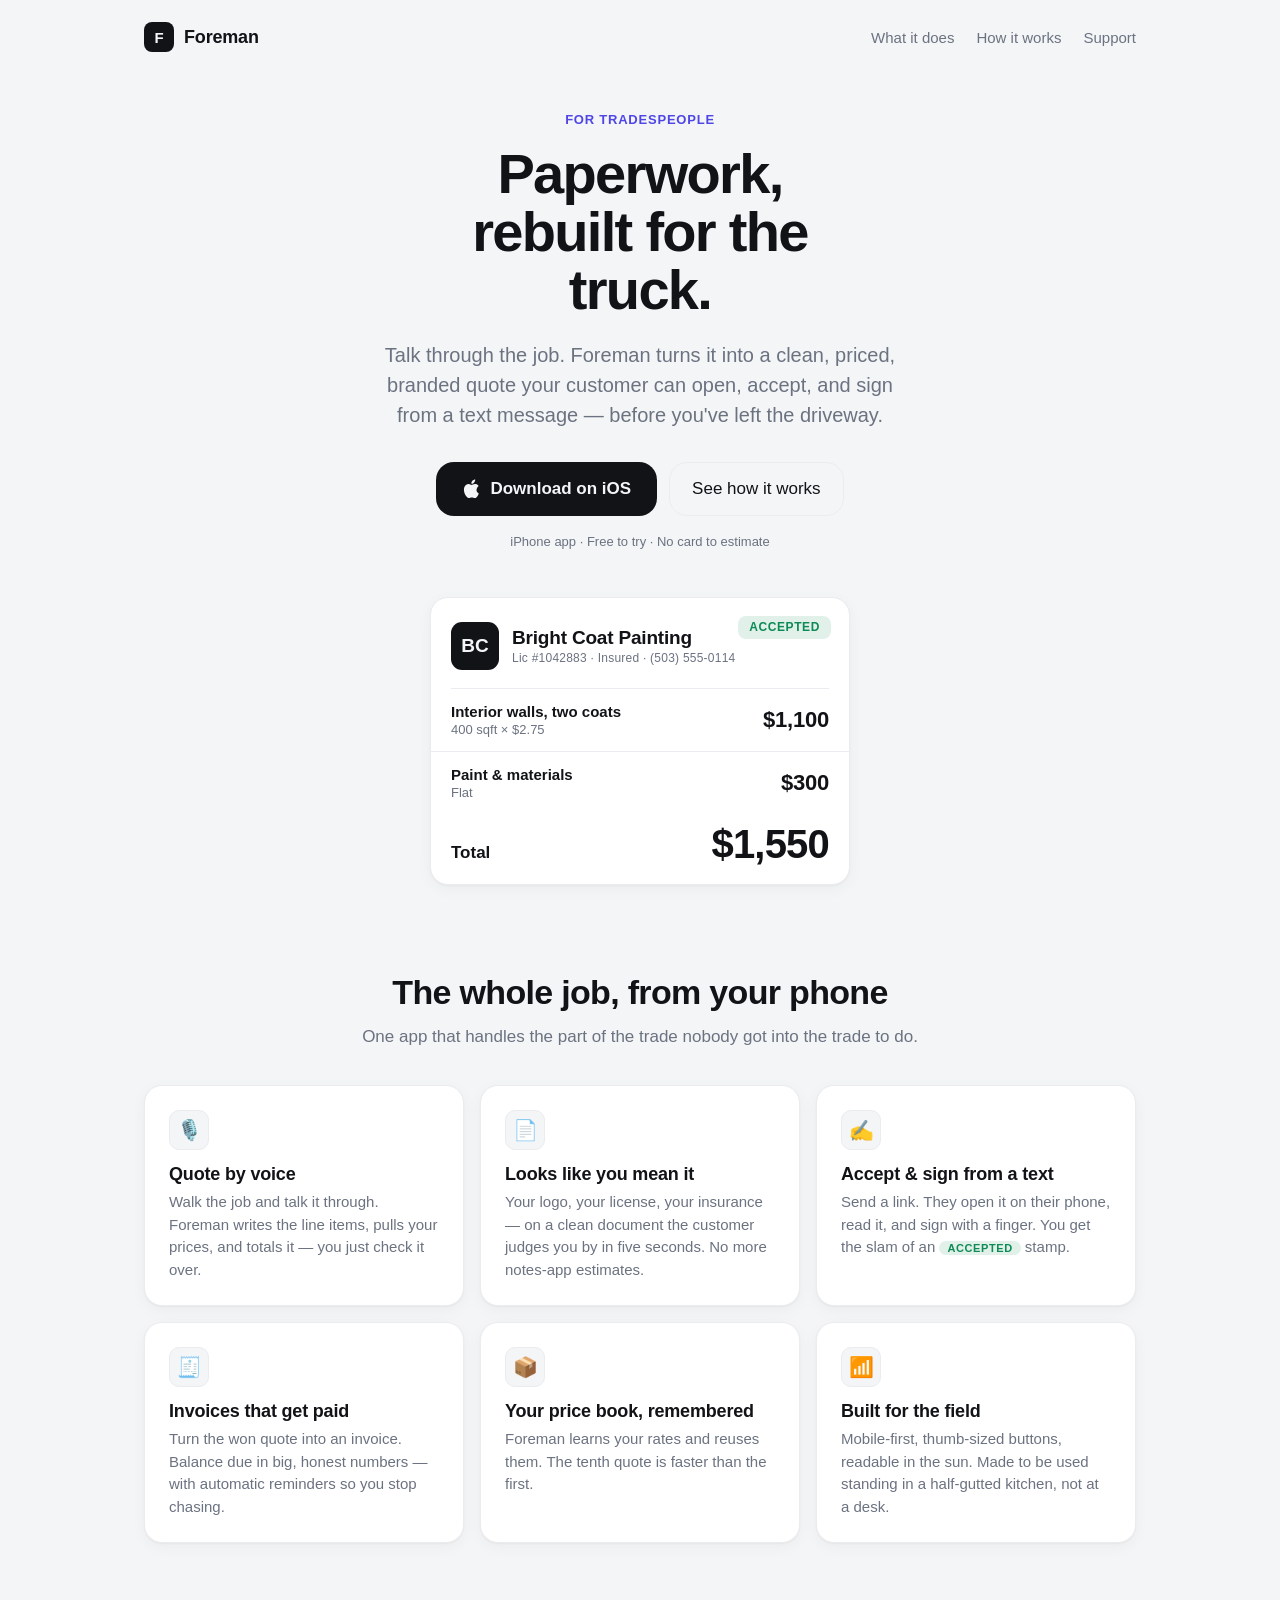
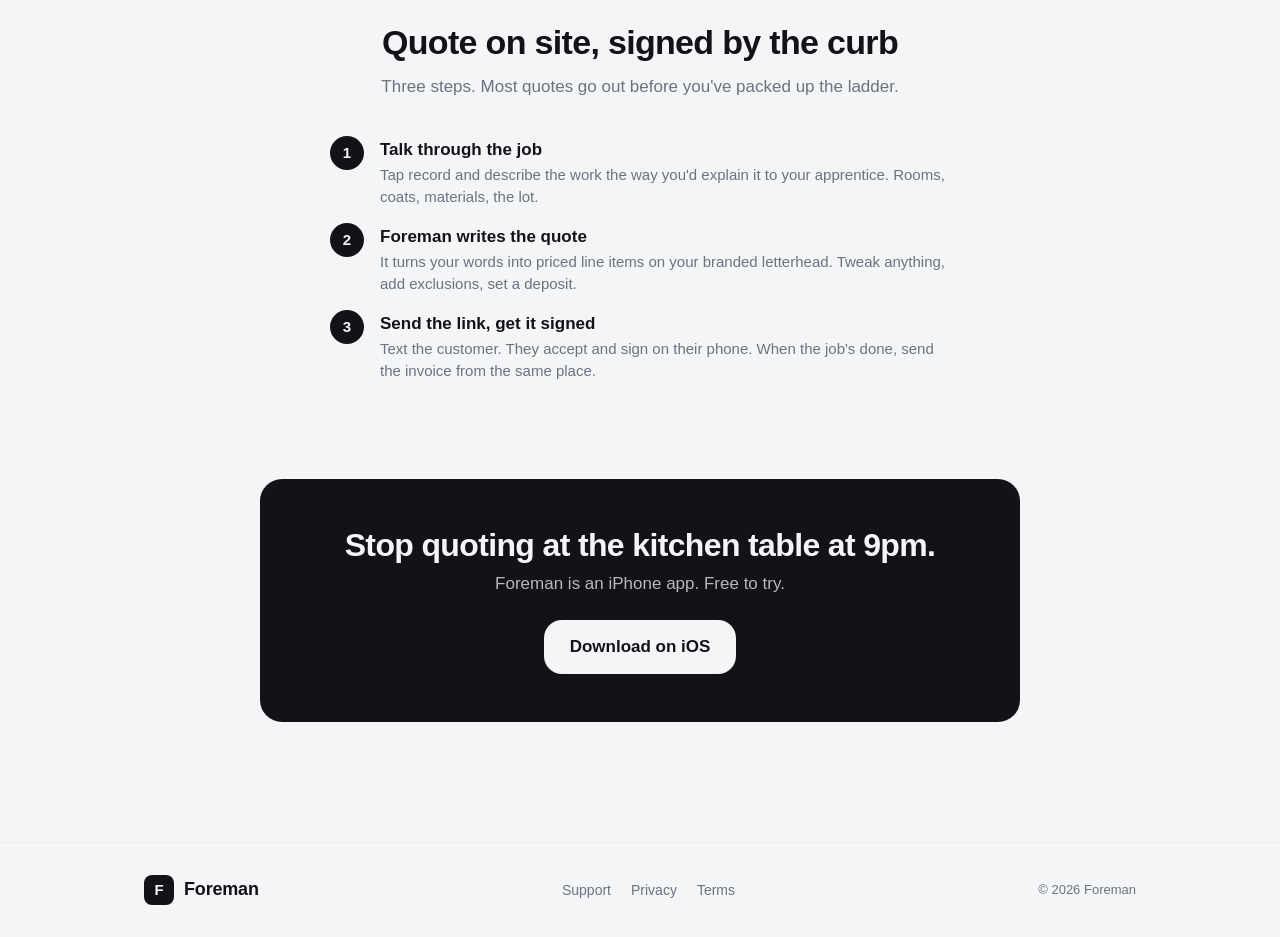
<file: index.html>
<!DOCTYPE html>
<html lang="en">
<head>
<meta charset="utf-8">
<meta name="viewport" content="width=device-width, initial-scale=1, viewport-fit=cover">
<title>Foreman — Paperwork, rebuilt for the truck.</title>
<meta name="description" content="Foreman turns a 30-second voice note into a branded, priced quote your customer can accept and sign from a text. Quotes, invoices, and reminders — built for tradespeople. iOS app.">
<meta name="theme-color" content="#f4f5f7" media="(prefers-color-scheme: light)">
<meta name="theme-color" content="#0f1115" media="(prefers-color-scheme: dark)">
<meta property="og:title" content="Foreman — Paperwork, rebuilt for the truck.">
<meta property="og:description" content="Voice note in, branded quote out. Your customer accepts and signs from a text. An iOS app for tradespeople.">
<meta property="og:type" content="website">
<link rel="stylesheet" href="/assets/foreman.css">
</head>
<body>

<header>
  <nav class="site-nav">
    <a class="brand" href="/">
      <span class="mark">F</span>
      Foreman
    </a>
    <div class="nav-links">
      <a href="#what">What it does</a>
      <a href="#how">How it works</a>
      <a href="/support/">Support</a>
    </div>
  </nav>
</header>

<main>
  <section class="hero">
    <span class="eyebrow">For tradespeople</span>
    <h1>Paperwork, rebuilt for the truck.</h1>
    <p class="lede">
      Talk through the job. Foreman turns it into a clean, priced, branded quote your
      customer can open, accept, and sign from a text message — before you've left the driveway.
    </p>
    <div class="cta-row">
      <a class="btn-store" href="https://apps.apple.com/app/id6779614706" aria-label="Download Foreman on the App Store">
        <svg width="18" height="22" viewBox="0 0 18 22" fill="currentColor" aria-hidden="true"><path d="M14.6 11.7c0-2.5 2-3.7 2.1-3.8-1.1-1.7-2.9-1.9-3.5-1.9-1.5-.2-2.9.9-3.6.9-.7 0-1.9-.9-3.1-.8-1.6 0-3 .9-3.8 2.4-1.6 2.8-.4 7 1.2 9.3.8 1.1 1.7 2.4 2.9 2.3 1.2 0 1.6-.7 3-.7s1.8.7 3 .7c1.2 0 2-1.1 2.8-2.2.9-1.3 1.2-2.5 1.2-2.6-.1 0-2.4-.9-2.4-3.6zM12.2 4.4c.6-.8 1.1-1.9 1-3-1 0-2.1.6-2.8 1.4-.6.7-1.1 1.8-1 2.9 1.1.1 2.2-.5 2.8-1.3z"/></svg>
        Download on iOS
      </a>
      <a class="btn-ghost" href="#how">See how it works</a>
    </div>
    <p class="hero-note">iPhone app · Free to try · No card to estimate</p>

    <!-- Live proof: a real Foreman quote, accepted -->
    <div class="hero-proof" aria-label="Example of an accepted Foreman quote">
      <div class="doc-card">
        <div class="letterhead">
          <div class="letterhead-row">
            <div class="logo-badge">BC</div>
            <div style="min-width:0">
              <div class="biz-name">Bright Coat Painting</div>
              <div class="biz-meta">Lic #1042883 · Insured · (503) 555-0114</div>
            </div>
          </div>
          <div class="letterhead-stamp"><span class="stamp stamp--accepted">Accepted</span></div>
        </div>
        <div class="doc-hr doc-hr--inset"></div>
        <div class="line">
          <div style="min-width:0">
            <div class="line-desc">Interior walls, two coats</div>
            <div class="line-qty">400 sqft × $2.75</div>
          </div>
          <div class="line-amt money-m">$1,100</div>
        </div>
        <div class="line" style="border-bottom:0">
          <div style="min-width:0">
            <div class="line-desc">Paint &amp; materials</div>
            <div class="line-qty">Flat</div>
          </div>
          <div class="line-amt money-m">$300</div>
        </div>
        <div class="totals" style="padding-top:8px">
          <div class="total-row">
            <div class="grand-label">Total</div>
            <div class="money-xl">$1,550</div>
          </div>
        </div>
      </div>
    </div>
  </section>

  <section class="section" id="what">
    <div class="section-head">
      <h2>The whole job, from your phone</h2>
      <p>One app that handles the part of the trade nobody got into the trade to do.</p>
    </div>
    <div class="cards">
      <div class="feature">
        <div class="icon" aria-hidden="true">🎙️</div>
        <h3>Quote by voice</h3>
        <p>Walk the job and talk it through. Foreman writes the line items, pulls your prices, and totals it — you just check it over.</p>
      </div>
      <div class="feature">
        <div class="icon" aria-hidden="true">📄</div>
        <h3>Looks like you mean it</h3>
        <p>Your logo, your license, your insurance — on a clean document the customer judges you by in five seconds. No more notes-app estimates.</p>
      </div>
      <div class="feature">
        <div class="icon" aria-hidden="true">✍️</div>
        <h3>Accept &amp; sign from a text</h3>
        <p>Send a link. They open it on their phone, read it, and sign with a finger. You get the slam of an <span class="stamp stamp--accepted" style="font-size:11px;padding:1px 8px">Accepted</span> stamp.</p>
      </div>
      <div class="feature">
        <div class="icon" aria-hidden="true">🧾</div>
        <h3>Invoices that get paid</h3>
        <p>Turn the won quote into an invoice. Balance due in big, honest numbers — with automatic reminders so you stop chasing.</p>
      </div>
      <div class="feature">
        <div class="icon" aria-hidden="true">📦</div>
        <h3>Your price book, remembered</h3>
        <p>Foreman learns your rates and reuses them. The tenth quote is faster than the first.</p>
      </div>
      <div class="feature">
        <div class="icon" aria-hidden="true">📶</div>
        <h3>Built for the field</h3>
        <p>Mobile-first, thumb-sized buttons, readable in the sun. Made to be used standing in a half-gutted kitchen, not at a desk.</p>
      </div>
    </div>
  </section>

  <section class="section" id="how">
    <div class="section-head">
      <h2>Quote on site, signed by the curb</h2>
      <p>Three steps. Most quotes go out before you've packed up the ladder.</p>
    </div>
    <div class="steps">
      <div class="step">
        <span class="num" aria-hidden="true"></span>
        <div>
          <h3>Talk through the job</h3>
          <p>Tap record and describe the work the way you'd explain it to your apprentice. Rooms, coats, materials, the lot.</p>
        </div>
      </div>
      <div class="step">
        <span class="num" aria-hidden="true"></span>
        <div>
          <h3>Foreman writes the quote</h3>
          <p>It turns your words into priced line items on your branded letterhead. Tweak anything, add exclusions, set a deposit.</p>
        </div>
      </div>
      <div class="step">
        <span class="num" aria-hidden="true"></span>
        <div>
          <h3>Send the link, get it signed</h3>
          <p>Text the customer. They accept and sign on their phone. When the job's done, send the invoice from the same place.</p>
        </div>
      </div>
    </div>
  </section>

  <section class="section">
    <div class="cta-band">
      <h2>Stop quoting at the kitchen table at 9pm.</h2>
      <p>Foreman is an iPhone app. Free to try.</p>
      <a class="btn-store" href="https://apps.apple.com/app/id6779614706" aria-label="Download Foreman on the App Store">Download on iOS</a>
    </div>
  </section>
</main>

<footer class="site-footer">
  <div class="footer-inner">
    <a class="brand" href="/">
      <span class="mark">F</span> Foreman
    </a>
    <div class="footer-links">
      <a href="/support/">Support</a>
      <a href="/privacy/">Privacy</a>
      <a href="/terms/">Terms</a>
    </div>
    <div class="footer-copy">© <span id="year">2026</span> <span class="placeholder">Foreman</span></div>
  </div>
</footer>

<script>
  document.getElementById('year').textContent = new Date().getFullYear();
</script>
</body>
</html>
</file>
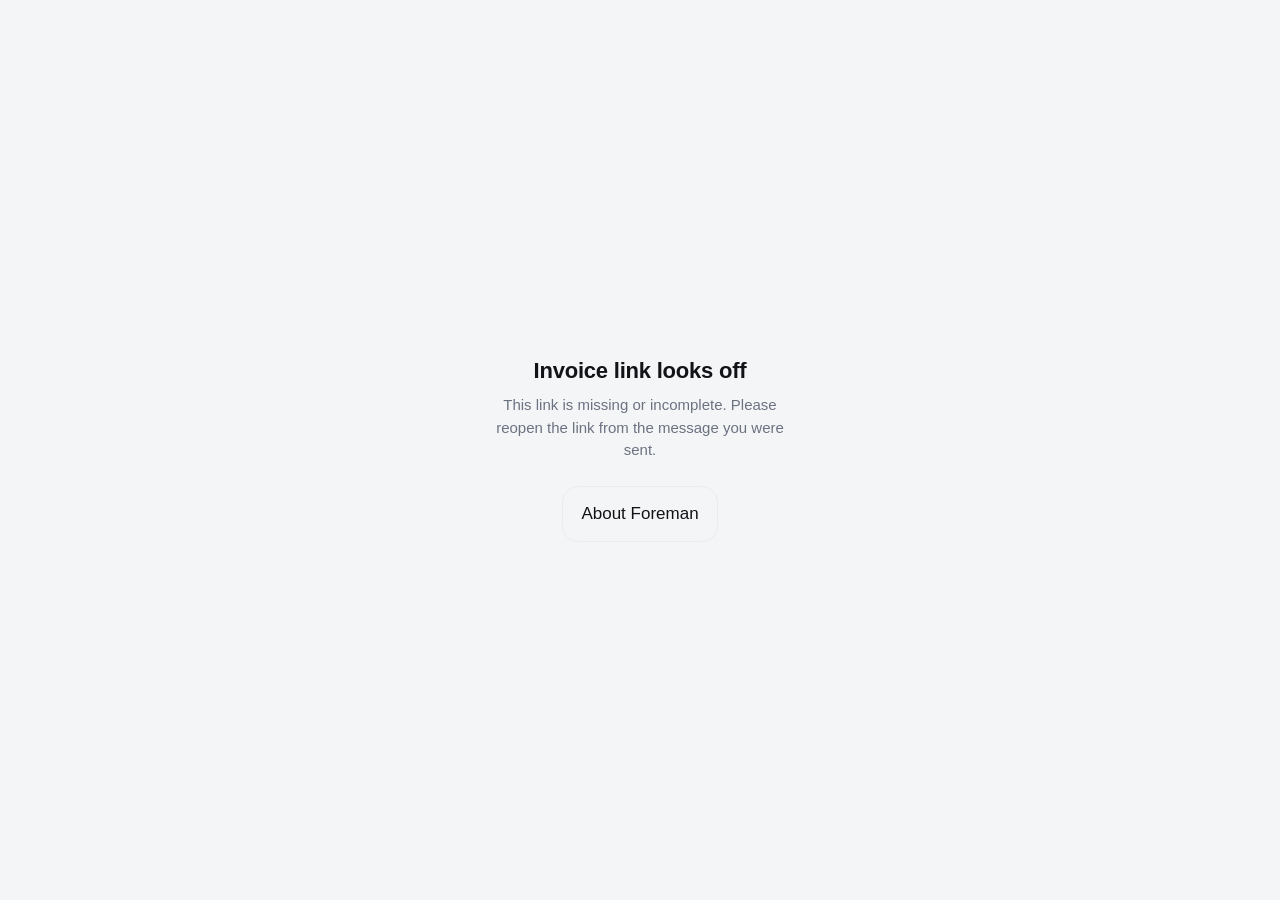
<file: i/index.html>
<!DOCTYPE html>
<html lang="en">
<head>
<meta charset="utf-8">
<meta name="viewport" content="width=device-width, initial-scale=1, viewport-fit=cover">
<title>Invoice — Foreman</title>
<meta name="description" content="Your invoice.">
<meta name="robots" content="noindex">
<meta name="theme-color" content="#f4f5f7" media="(prefers-color-scheme: light)">
<meta name="theme-color" content="#0f1115" media="(prefers-color-scheme: dark)">
<link rel="stylesheet" href="/assets/foreman.css">
<script src="https://js.stripe.com/v3/"></script>
</head>
<body>

<div id="root" class="doc-wrap">
  <div id="loading" class="state-pad">
    <div class="spinner" aria-hidden="true"></div>
    <div class="state-body">Loading your invoice…</div>
  </div>
</div>

<script src="/assets/foreman.js"></script>
<script>
(function () {
  'use strict';
  var F = window.Foreman;
  var token = F.getToken();
  var root = document.getElementById('root');
  var CCY = 'USD';
  var confettiFired = false;   // guard: fire the paid-confetti burst only once

  function stateScreen(title, body, link) {
    root.innerHTML =
      '<div class="state-pad">' +
        '<div class="state-title">' + F.escapeHtml(title) + '</div>' +
        '<div class="state-body">' + F.escapeHtml(body) + '</div>' +
        (link ? '<a class="btn-quiet" style="margin-top:14px" href="' + link.href + '">' + F.escapeHtml(link.label) + '</a>' : '') +
      '</div>';
  }

  if (!token || token.length < 16) {
    stateScreen('Invoice link looks off',
      'This link is missing or incomplete. Please reopen the link from the message you were sent.',
      { href: 'https://' + location.host + '/', label: 'About Foreman' });
    return;
  }

  function logoBadge(biz) {
    if (biz.logo_url) {
      return '<div class="logo-badge"><img src="' + F.escapeHtml(biz.logo_url) +
        '" alt="" onerror="this.parentNode.textContent=\'' + F.escapeHtml(F.initials(biz.name)) + '\'"></div>';
    }
    return '<div class="logo-badge">' + F.escapeHtml(F.initials(biz.name)) + '</div>';
  }
  function bizMeta(biz) {
    var bits = [];
    if (biz.license_no) bits.push('Lic #' + F.escapeHtml(biz.license_no));
    if (biz.insurance_no) bits.push('Insured');
    if (biz.phone) bits.push(F.escapeHtml(biz.phone));
    return bits.join(' · ');
  }
  function thumbsHtml(line) {
    var photos = line && line.photo_paths;
    if (!photos || !photos.length) return '';
    var imgs = photos.map(function (url) {
      if (!url) return '';
      return '<img src="' + F.escapeHtml(url) + '" alt="" loading="lazy" ' +
        'onerror="this.style.display=\'none\'">';
    }).join('');
    if (!imgs) return '';
    return '<div class="line-thumbs">' + imgs + '</div>';
  }

  function linesHtml(lines) {
    if (!lines || !lines.length) return '';
    return lines.map(function (l, i) {
      var last = i === lines.length - 1;
      var qty = F.lineQty(l);
      return '<div class="line"' + (last ? ' style="border-bottom:0"' : '') + '>' +
        '<div style="min-width:0">' +
          '<div class="line-desc">' + F.escapeHtml(l.description || '') + '</div>' +
          (qty ? '<div class="line-qty">' + F.escapeHtml(qty) + '</div>' : '') +
          thumbsHtml(l) +
        '</div>' +
        '<div class="line-amt money-m">' + F.money(l.total, CCY) + '</div>' +
      '</div>';
    }).join('');
  }

  // Derive status: explicit doc.status, else infer from amounts + due date.
  function deriveState(doc) {
    var total = Number(doc.total || 0);
    var paid = Number(doc.amount_paid || 0);
    var balance = Math.max(0, total - paid);
    var status = doc.status;
    var overdue = false;
    if (status !== 'paid' && balance > 0 && doc.due_date) {
      var due = new Date(doc.due_date);
      if (!isNaN(due.getTime()) && due.getTime() < Date.now()) overdue = true;
    }
    var kind;
    if (status === 'paid' || balance <= 0) kind = 'paid';
    else if (paid > 0) kind = 'partial';
    else if (overdue || status === 'overdue') kind = 'overdue';
    else kind = 'due';
    return { kind: kind, total: total, paid: paid, balance: balance };
  }

  function stampFor(kind) {
    var label = { paid: 'Paid', partial: 'Partial', overdue: 'Overdue', due: 'Due' }[kind];
    return '<span class="stamp stamp--' + kind + ' stamp--animate">' + label + '</span>';
  }

  function render(payload) {
    var doc = payload.document;
    var biz = payload.business || {};
    var lines = payload.lines || [];
    CCY = biz.currency || 'USD';
    var st = deriveState(doc);

    var billedTo = payload.client_first_name ? F.escapeHtml(payload.client_first_name) : 'You';

    // Big balance / paid block.
    var balanceBlock;
    if (st.kind === 'paid') {
      var paidWhen = doc.due_date ? '' : '';
      balanceBlock =
        '<div class="balance-block">' +
          '<div class="balance-label">Balance due</div>' +
          '<div class="money-xl" style="color:var(--cash)">' + F.money(0, CCY) + '</div>' +
          '<div class="balance-note" style="color:var(--cash)">Paid in full — thank you!</div>' +
        '</div>';
    } else {
      var paidNote = st.paid > 0
        ? '<div class="balance-note" style="color:var(--cash)">' + F.money(st.paid, CCY) + ' paid — thanks</div>'
        : '';
      var dueNote = '';
      if (st.kind === 'overdue' && doc.due_date) {
        dueNote = '<div class="balance-note" style="color:var(--alarm)">Was due ' + F.escapeHtml(F.formatDate(doc.due_date)) + '</div>';
      } else if (doc.due_date) {
        dueNote = '<div class="balance-note">Due ' + F.escapeHtml(F.formatDate(doc.due_date)) + '</div>';
      }
      balanceBlock =
        '<div class="balance-block">' +
          '<div class="balance-label">Balance due</div>' +
          '<div class="money-xl">' + F.money(st.balance, CCY) + '</div>' +
          paidNote + dueNote +
        '</div>';
    }

    // Totals: total, payments applied, bottom line.
    var paymentRow = st.paid > 0
      ? '<div class="total-row" style="margin-top:8px"><div class="total-label">Paid to date</div>' +
        '<div class="money-s" style="color:var(--cash)">−' + F.money(st.paid, CCY) + '</div></div>'
      : '';
    var bottomLabel = st.kind === 'paid' ? 'Paid in full' : 'Balance due';
    var bottomColor = st.kind === 'paid' ? 'var(--cash)' : (st.kind === 'overdue' ? 'var(--alarm)' : 'var(--ink)');
    var bottomAmt = st.kind === 'paid' ? F.money(st.total, CCY) : F.money(st.balance, CCY);

    var taxRow = (Number(doc.tax_amount) > 0 || Number(doc.tax_rate) > 0)
      ? '<div class="total-row"><div class="total-label">Tax' +
          (doc.tax_rate ? ' (' + doc.tax_rate + '%)' : '') + '</div>' +
          '<div class="money-s">' + F.money(doc.tax_amount, CCY) + '</div></div>'
      : '';

    var issued = doc.due_date ? '' : '';
    var dueLine = doc.due_date
      ? '<div class="meta-sub">Due ' + F.escapeHtml(F.formatDate(doc.due_date)) + '</div>'
      : '';

    // Payment instructions. If the business has online payments on, the dock shows
    // a real Pay button (card / Apple Pay via Stripe); otherwise fall back to contact.
    var canPayOnline = !!biz.stripe_enabled && st.kind !== 'paid' && st.balance > 0;
    var payHint;
    if (st.kind === 'paid') {
      payHint = 'This page is your receipt. Thank you for your business.';
    } else if (canPayOnline) {
      payHint = 'Pay securely below by card or Apple Pay. Powered by Stripe — ' +
        F.escapeHtml(biz.name || 'the business') + ' receives the payment directly.';
    } else {
      var contact = biz.email ? biz.email : (biz.phone ? biz.phone : 'the business');
      payHint = 'To pay ' + F.money(st.balance, CCY) + ', contact ' +
        F.escapeHtml(biz.name || 'the business') +
        (biz.email || biz.phone ? ' at ' + F.escapeHtml(contact) : '') +
        ' to arrange payment. Or reply to the message this invoice came from.';
    }
    var terms = biz.terms ? ' ' + F.escapeHtml(biz.terms) : '';

    var contactBtn = '';
    if (canPayOnline) {
      contactBtn = '<div class="dock"><div class="dock-inner">' +
        '<button id="pay-btn" type="button" class="btn-primary" style="width:100%;border:0;cursor:pointer">Pay ' + F.money(st.balance, CCY) + '</button>' +
        '</div></div>';
    } else if (st.kind !== 'paid' && (biz.email || biz.phone)) {
      var href = biz.email
        ? 'mailto:' + biz.email + '?subject=' + encodeURIComponent('Payment for invoice' + (doc.number != null ? ' #' + doc.number : ''))
        : 'sms:' + String(biz.phone).replace(/[^\d+]/g, '');
      contactBtn = '<div class="dock"><div class="dock-inner">' +
        '<a class="btn-primary" style="display:flex;align-items:center;justify-content:center;text-decoration:none" href="' + href + '">Contact about payment</a>' +
        '</div></div>';
    }

    // Tier-gated footer: only FREE-tier pros (biz.watermark) carry the quiet
    // "Sent with Foreman" line. Paid Pros get no Foreman footer at all.
    var sentWith = biz.watermark
      ? '<div class="sent-with"><a href="https://' + location.host + '/">Sent with Foreman</a></div>'
      : '';

    root.innerHTML =
      '<div class="doc-col">' +
        '<div class="doc-card">' +
          '<div class="letterhead">' +
            '<div class="letterhead-row">' +
              logoBadge(biz) +
              '<div style="min-width:0">' +
                '<div class="biz-name">' + F.escapeHtml(biz.name || 'Your tradesperson') + '</div>' +
                (bizMeta(biz) ? '<div class="biz-meta">' + bizMeta(biz) + '</div>' : '') +
              '</div>' +
            '</div>' +
            '<div class="letterhead-stamp">' + stampFor(st.kind) + '</div>' +
          '</div>' +
          '<div class="doc-hr doc-hr--inset"></div>' +
          '<div class="meta-row">' +
            '<div>' +
              '<div class="meta-label">Billed to</div>' +
              '<div class="meta-strong">' + billedTo + '</div>' +
            '</div>' +
            '<div class="meta-right">' +
              '<div class="meta-label">Invoice' + (doc.number != null ? ' #' + F.escapeHtml(String(doc.number)) : '') + '</div>' +
              dueLine +
            '</div>' +
          '</div>' +
          '<div class="doc-hr"></div>' +
          balanceBlock +
          '<div class="doc-hr"></div>' +
          linesHtml(lines) +
          '<div class="totals">' +
            '<div class="total-row"><div class="total-label">Subtotal</div>' +
              '<div class="money-s">' + F.money(doc.subtotal, CCY) + '</div></div>' +
            taxRow +
            '<div class="total-row" style="margin-top:8px"><div class="total-label">Total</div>' +
              '<div class="money-s">' + F.money(st.total, CCY) + '</div></div>' +
            paymentRow +
            '<div class="totals-rule"></div>' +
            '<div class="total-row"><div class="grand-label">' + bottomLabel + '</div>' +
              '<div class="money-m" style="color:' + bottomColor + '">' + bottomAmt + '</div></div>' +
          '</div>' +
          '<div class="doc-hr doc-hr--inset"></div>' +
          '<div class="footnote">' + payHint + terms + '</div>' +
        '</div>' +
        sentWith +
      '</div>' +
      contactBtn;

    var payBtn = document.getElementById('pay-btn');
    if (payBtn) {
      payBtn.addEventListener('click', function () { startPayment(st.balance); });
    }

    // Cash-green confetti once when a paid invoice first renders.
    if (st.kind === 'paid' && !confettiFired) {
      confettiFired = true;
      F.fireConfetti();
    }
  }

  // ── Online payment (Stripe Payment Element) ──────────────────────────────
  // Opens a bottom sheet, creates a PaymentIntent on the pro's connected
  // account, mounts Stripe's Payment Element (card + Apple/Google Pay), and
  // confirms. The stripe-webhook marks the invoice paid server-side; we reload
  // so the page re-fetches and shows the Paid receipt.
  function startPayment(balance) {
    var pk = F.STRIPE_PK || '';
    if (!window.Stripe || pk.indexOf('pk_') !== 0 || pk.indexOf('REPLACE') !== -1) {
      alert('Online payment isn’t available yet. Please contact the business to arrange payment.');
      return;
    }

    var ov = document.createElement('div');
    ov.id = 'pay-overlay';
    ov.style.cssText = 'position:fixed;inset:0;background:rgba(0,0,0,.45);display:flex;' +
      'align-items:flex-end;justify-content:center;z-index:9999;animation:payfade .2s ease';
    var amt = F.money(balance, CCY);
    ov.innerHTML =
      '<div style="background:var(--paper,#fff);width:100%;max-width:480px;' +
        'border-radius:18px 18px 0 0;padding:20px 18px calc(20px + env(safe-area-inset-bottom));' +
        'box-shadow:0 -8px 40px rgba(0,0,0,.22)">' +
        '<div style="display:flex;align-items:center;justify-content:space-between;margin-bottom:16px">' +
          '<div style="font-weight:800;font-size:18px;color:var(--ink,#15171a)">Pay ' + amt + '</div>' +
          '<button id="pay-close" type="button" aria-label="Close" style="border:0;background:transparent;' +
            'font-size:24px;line-height:1;color:var(--steel,#888);cursor:pointer;padding:0 4px">×</button>' +
        '</div>' +
        '<div id="payment-element" style="min-height:48px"></div>' +
        '<div id="pay-error" role="alert" style="color:var(--alarm,#c0392b);font-size:14px;margin-top:10px"></div>' +
        '<button id="pay-submit" type="button" class="btn-primary" disabled ' +
          'style="width:100%;border:0;cursor:pointer;margin-top:16px;opacity:.6">Pay ' + amt + '</button>' +
        '<div style="text-align:center;font-size:12px;color:var(--steel,#999);margin-top:12px">🔒 Secured by Stripe</div>' +
      '</div>';
    document.body.appendChild(ov);

    var card = ov.firstChild;
    var errEl = document.getElementById('pay-error');
    var submitBtn = document.getElementById('pay-submit');
    document.getElementById('pay-close').addEventListener('click', function () { ov.remove(); });
    ov.addEventListener('click', function (e) { if (e.target === ov) ov.remove(); });

    F.createPaymentIntent('invoice', token, Math.round(balance * 100)).then(function (res) {
      if (!res.ok || !res.data || !res.data.client_secret) {
        errEl.textContent = (res.data && res.data.error) ? res.data.error
          : 'Couldn’t start the payment. Please try again or contact the business.';
        return;
      }
      var stripe = Stripe(pk);
      var elements = stripe.elements({ clientSecret: res.data.client_secret, appearance: { theme: 'stripe' } });
      elements.create('payment').mount('#payment-element');
      submitBtn.disabled = false;
      submitBtn.style.opacity = '1';

      submitBtn.addEventListener('click', function () {
        submitBtn.disabled = true; submitBtn.style.opacity = '.6';
        submitBtn.textContent = 'Processing…'; errEl.textContent = '';
        stripe.confirmPayment({ elements: elements, redirect: 'if_required' }).then(function (result) {
          if (result.error) {
            errEl.textContent = result.error.message || 'Payment failed. Please try again.';
            submitBtn.disabled = false; submitBtn.style.opacity = '1';
            submitBtn.textContent = 'Pay ' + amt;
          } else if (result.paymentIntent && result.paymentIntent.status === 'succeeded') {
            card.innerHTML =
              '<div style="text-align:center;padding:24px 0 8px">' +
                '<div style="font-size:44px">✅</div>' +
                '<div style="font-weight:800;font-size:20px;color:var(--cash,#1a7f4b);margin-top:10px">Paid ' + amt + '</div>' +
                '<div style="color:var(--steel,#888);margin-top:6px">Thank you! Updating your receipt…</div>' +
              '</div>';
            setTimeout(function () { location.reload(); }, 2200);
          } else {
            errEl.textContent = 'Payment is processing — you can safely close this page.';
            submitBtn.textContent = 'Pay ' + amt;
          }
        });
      });
    }).catch(function () {
      errEl.textContent = 'Network error. Please check your connection and try again.';
    });
  }

  F.fetchDocument('invoice', token).then(function (res) {
    if (res.status === 404) {
      stateScreen('Invoice not found',
        'This invoice link is invalid or has been removed. Double-check the link, or reach out to the business that sent it.',
        { href: 'https://' + location.host + '/', label: 'About Foreman' });
      return;
    }
    if (!res.ok || !res.data || !res.data.document) {
      stateScreen('Couldn’t load this invoice',
        'Something went wrong on our end. Please try again in a moment.', null);
      return;
    }
    render(res.data);
  }).catch(function () {
    stateScreen('Couldn’t load this invoice',
      'Check your internet connection and try again.', null);
  });
})();
</script>
</body>
</html>
</file>
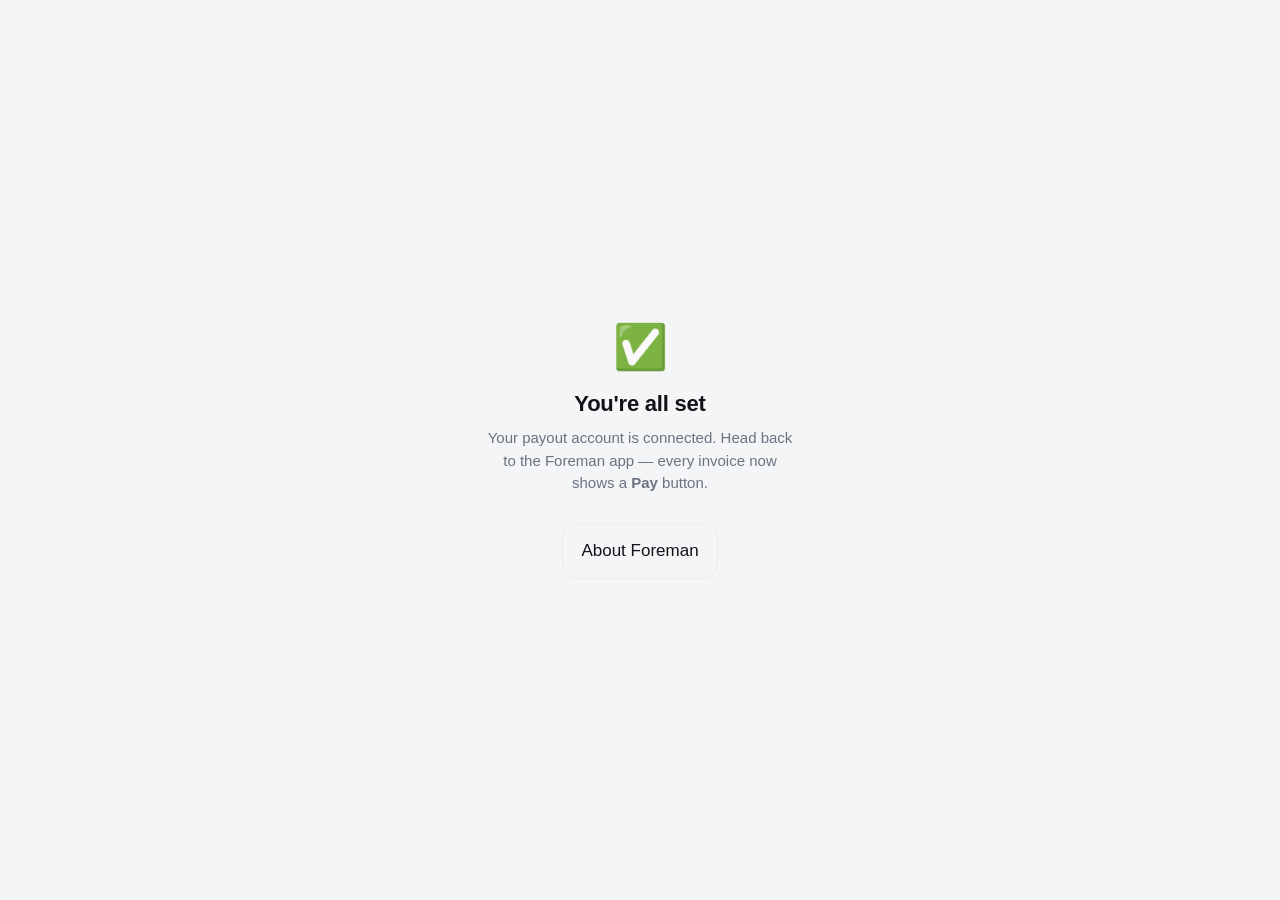
<file: payments/index.html>
<!DOCTYPE html>
<html lang="en">
<head>
<meta charset="utf-8">
<meta name="viewport" content="width=device-width, initial-scale=1, viewport-fit=cover">
<title>Payments — Foreman</title>
<meta name="robots" content="noindex">
<meta name="theme-color" content="#f4f5f7" media="(prefers-color-scheme: light)">
<meta name="theme-color" content="#0f1115" media="(prefers-color-scheme: dark)">
<link rel="stylesheet" href="/assets/foreman.css">
</head>
<body>
<div class="doc-wrap">
  <div class="state-pad" style="text-align:center;max-width:420px;margin:0 auto">
    <div id="icon" style="font-size:44px;margin-bottom:8px">✅</div>
    <div class="state-title" id="title">You're all set</div>
    <div class="state-body" id="body">
      Your payout account is connected. Head back to the Foreman app —
      every invoice now shows a <strong>Pay</strong> button.
    </div>
    <a class="btn-quiet" style="margin-top:18px" href="https://nyrendito.github.io/">About Foreman</a>
  </div>
</div>
<script>
  (function () {
    // Stripe sends ?retry=1 if onboarding was left incomplete.
    var params = new URLSearchParams(location.search);
    if (params.get('retry')) {
      document.getElementById('icon').textContent = '↩️';
      document.getElementById('title').textContent = 'Almost there';
      document.getElementById('body').innerHTML =
        'Setup wasn’t finished. Reopen <strong>Set up payments</strong> in the Foreman app to pick up where you left off.';
    }
  })();
</script>
</body>
</html>
</file>
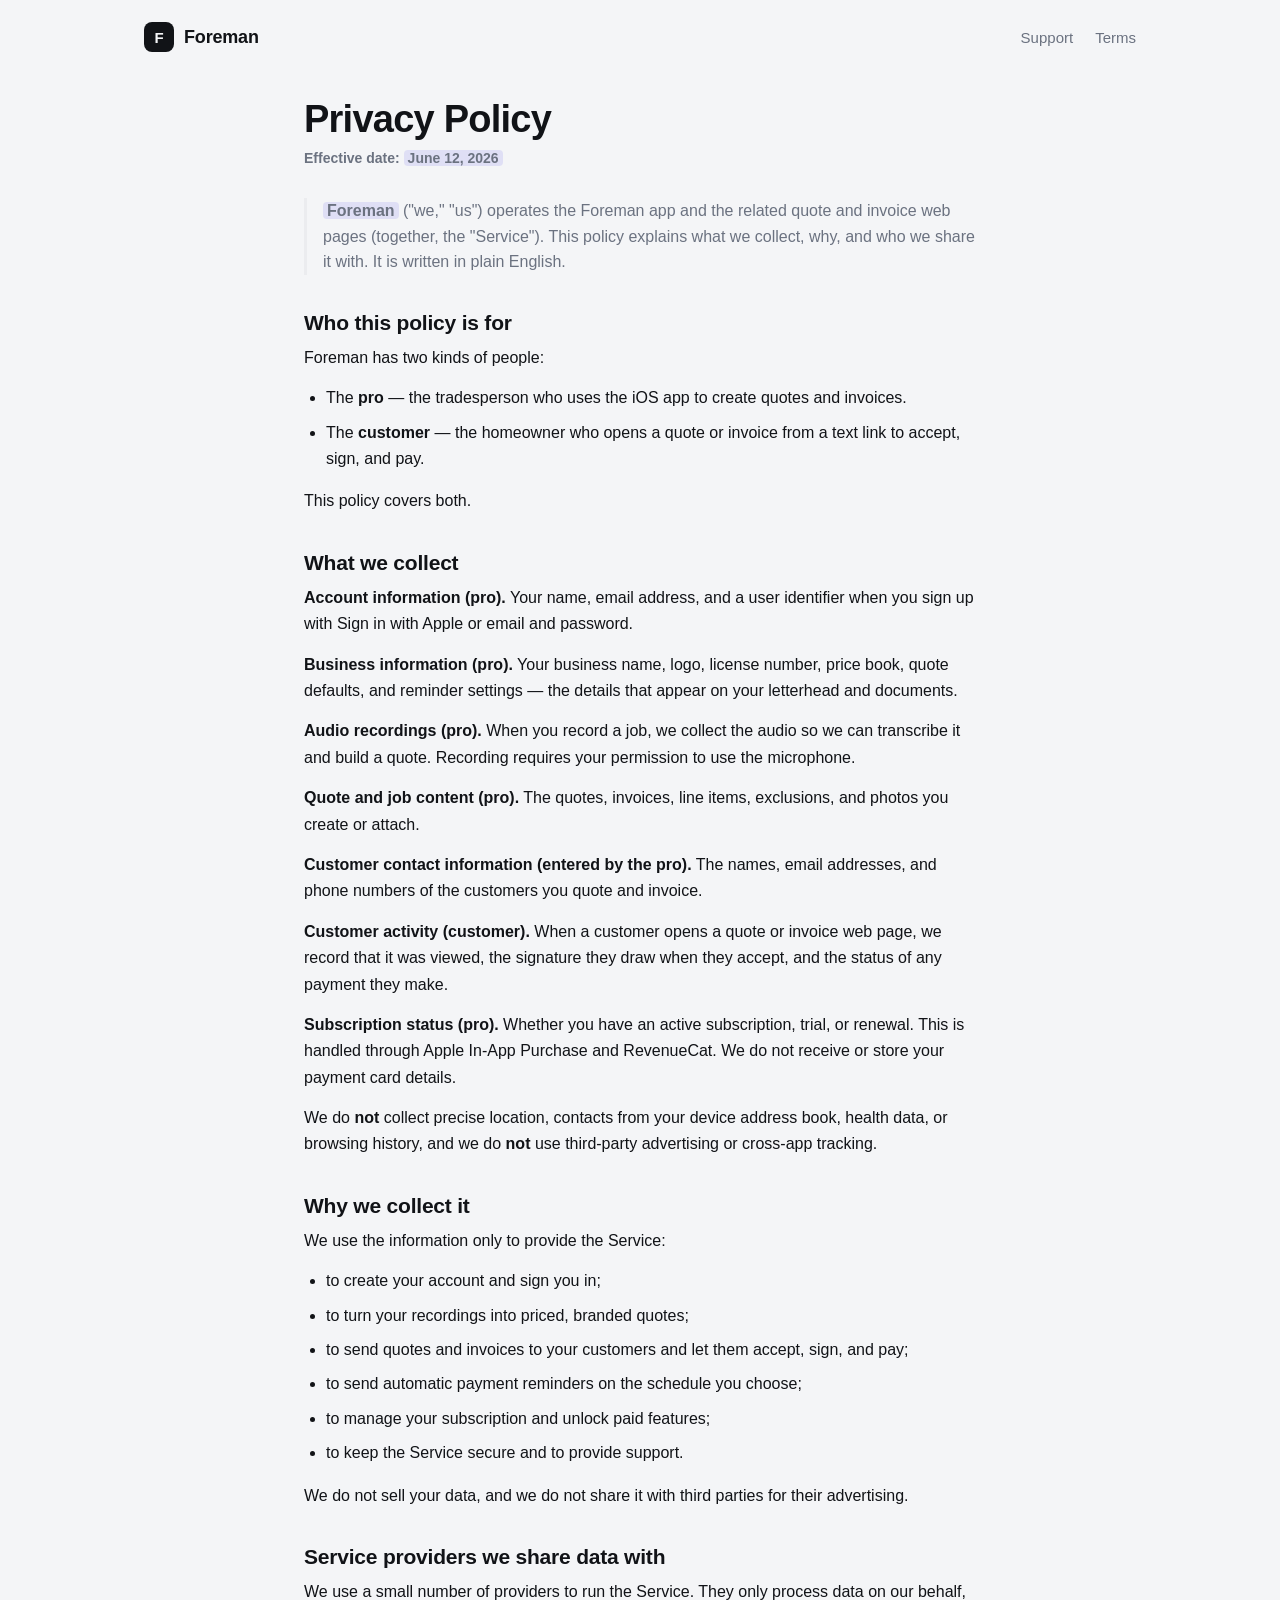
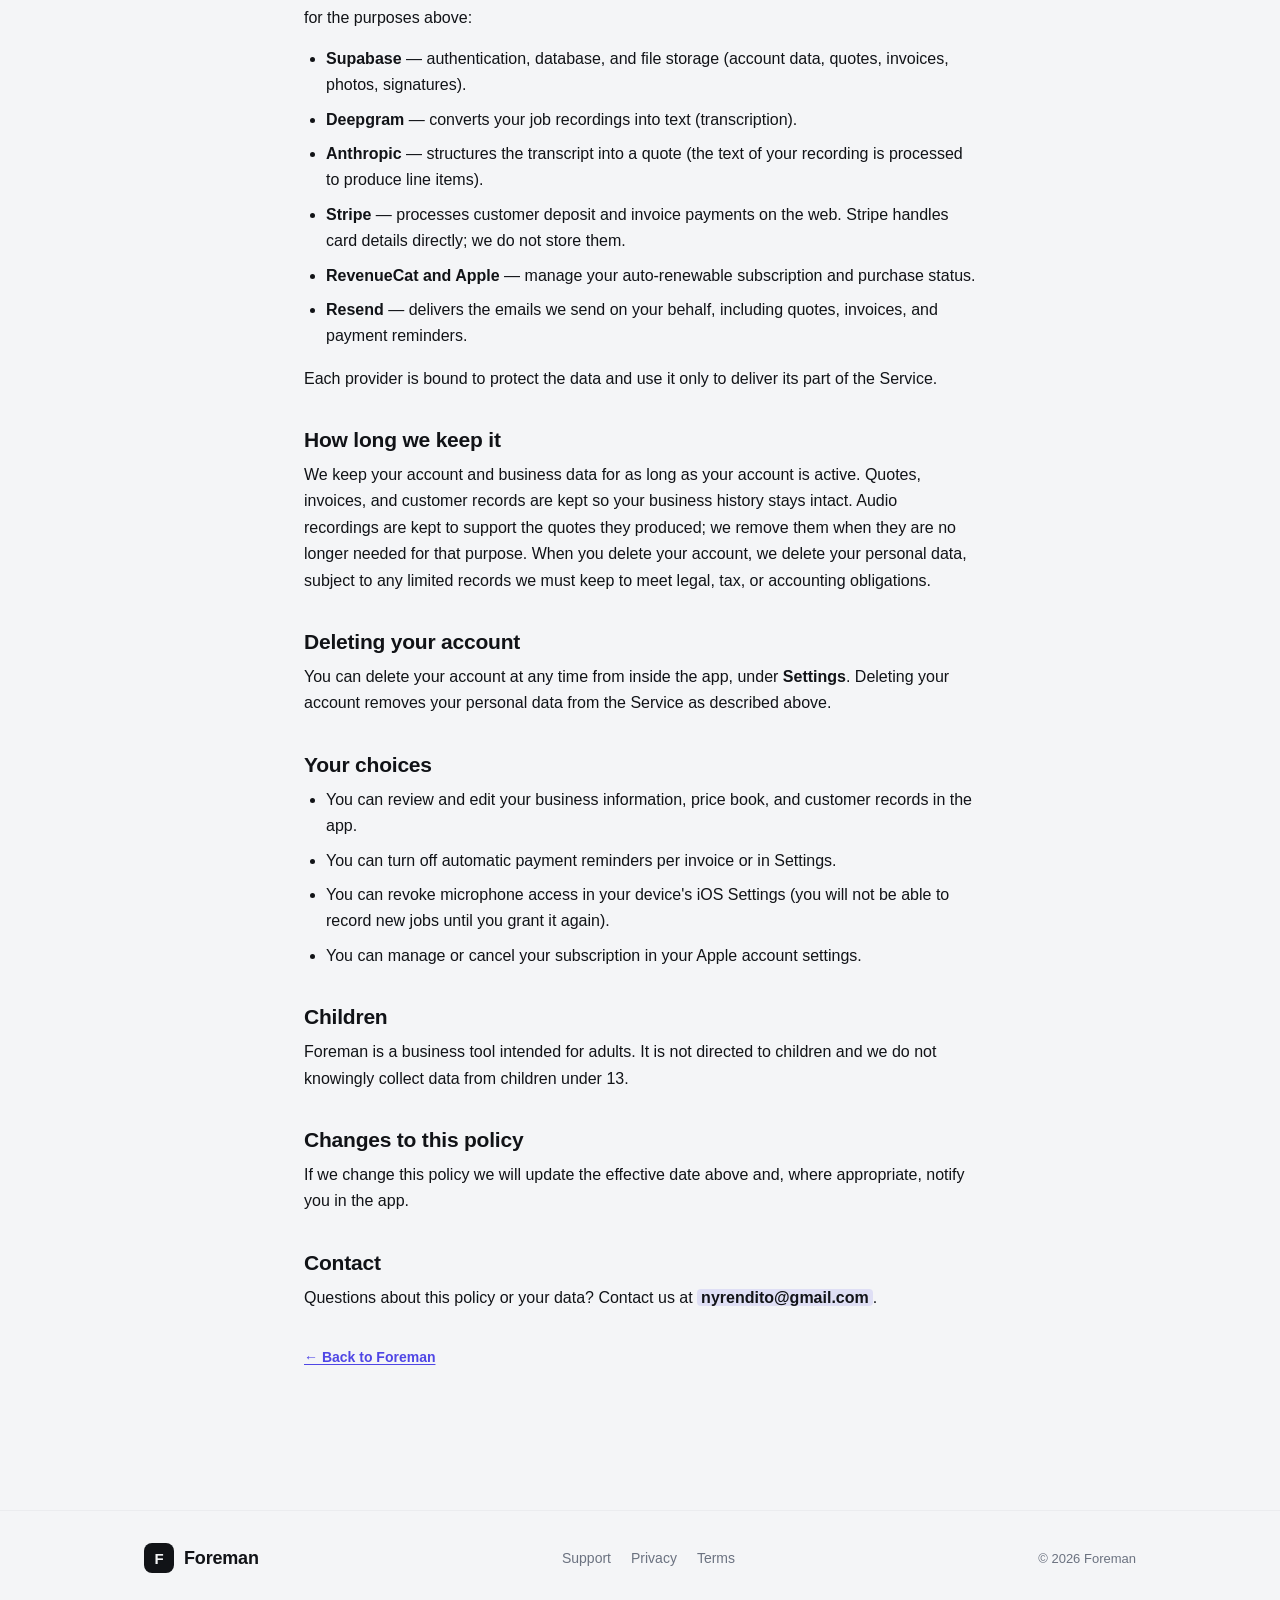
<file: privacy/index.html>
<!DOCTYPE html>
<html lang="en">
<head>
<meta charset="utf-8">
<meta name="viewport" content="width=device-width, initial-scale=1, viewport-fit=cover">
<title>Privacy Policy — Foreman</title>
<meta name="description" content="How Foreman collects, uses, and shares data — written in plain English.">
<meta name="theme-color" content="#f4f5f7" media="(prefers-color-scheme: light)">
<meta name="theme-color" content="#0f1115" media="(prefers-color-scheme: dark)">
<link rel="stylesheet" href="/assets/foreman.css">
</head>
<body>

<header>
  <nav class="site-nav">
    <a class="brand" href="/"><span class="mark">F</span> Foreman</a>
    <div class="nav-links">
      <a href="/support/">Support</a>
      <a href="/terms/">Terms</a>
    </div>
  </nav>
</header>

<main class="doc-page">
  <h1>Privacy Policy</h1>
  <p class="effective">Effective date: <span class="placeholder">June 12, 2026</span></p>

  <p class="lead">
    <strong class="placeholder">Foreman</strong> ("we," "us") operates the Foreman app and the
    related quote and invoice web pages (together, the "Service"). This policy explains what we collect,
    why, and who we share it with. It is written in plain English.
  </p>

  <h2>Who this policy is for</h2>
  <p>Foreman has two kinds of people:</p>
  <ul>
    <li>The <strong>pro</strong> — the tradesperson who uses the iOS app to create quotes and invoices.</li>
    <li>The <strong>customer</strong> — the homeowner who opens a quote or invoice from a text link to accept, sign, and pay.</li>
  </ul>
  <p>This policy covers both.</p>

  <h2>What we collect</h2>
  <p><strong>Account information (pro).</strong> Your name, email address, and a user identifier when you sign up with Sign in with Apple or email and password.</p>
  <p><strong>Business information (pro).</strong> Your business name, logo, license number, price book, quote defaults, and reminder settings — the details that appear on your letterhead and documents.</p>
  <p><strong>Audio recordings (pro).</strong> When you record a job, we collect the audio so we can transcribe it and build a quote. Recording requires your permission to use the microphone.</p>
  <p><strong>Quote and job content (pro).</strong> The quotes, invoices, line items, exclusions, and photos you create or attach.</p>
  <p><strong>Customer contact information (entered by the pro).</strong> The names, email addresses, and phone numbers of the customers you quote and invoice.</p>
  <p><strong>Customer activity (customer).</strong> When a customer opens a quote or invoice web page, we record that it was viewed, the signature they draw when they accept, and the status of any payment they make.</p>
  <p><strong>Subscription status (pro).</strong> Whether you have an active subscription, trial, or renewal. This is handled through Apple In-App Purchase and RevenueCat. We do not receive or store your payment card details.</p>
  <p>We do <strong>not</strong> collect precise location, contacts from your device address book, health data, or browsing history, and we do <strong>not</strong> use third-party advertising or cross-app tracking.</p>

  <h2>Why we collect it</h2>
  <p>We use the information only to provide the Service:</p>
  <ul>
    <li>to create your account and sign you in;</li>
    <li>to turn your recordings into priced, branded quotes;</li>
    <li>to send quotes and invoices to your customers and let them accept, sign, and pay;</li>
    <li>to send automatic payment reminders on the schedule you choose;</li>
    <li>to manage your subscription and unlock paid features;</li>
    <li>to keep the Service secure and to provide support.</li>
  </ul>
  <p>We do not sell your data, and we do not share it with third parties for their advertising.</p>

  <h2>Service providers we share data with</h2>
  <p>We use a small number of providers to run the Service. They only process data on our behalf, for the purposes above:</p>
  <ul>
    <li><strong>Supabase</strong> — authentication, database, and file storage (account data, quotes, invoices, photos, signatures).</li>
    <li><strong>Deepgram</strong> — converts your job recordings into text (transcription).</li>
    <li><strong>Anthropic</strong> — structures the transcript into a quote (the text of your recording is processed to produce line items).</li>
    <li><strong>Stripe</strong> — processes customer deposit and invoice payments on the web. Stripe handles card details directly; we do not store them.</li>
    <li><strong>RevenueCat and Apple</strong> — manage your auto-renewable subscription and purchase status.</li>
    <li><strong>Resend</strong> — delivers the emails we send on your behalf, including quotes, invoices, and payment reminders.</li>
  </ul>
  <p>Each provider is bound to protect the data and use it only to deliver its part of the Service.</p>

  <h2>How long we keep it</h2>
  <p>We keep your account and business data for as long as your account is active. Quotes, invoices, and customer records are kept so your business history stays intact. Audio recordings are kept to support the quotes they produced; we remove them when they are no longer needed for that purpose. When you delete your account, we delete your personal data, subject to any limited records we must keep to meet legal, tax, or accounting obligations.</p>

  <h2>Deleting your account</h2>
  <p>You can delete your account at any time from inside the app, under <strong>Settings</strong>. Deleting your account removes your personal data from the Service as described above.</p>

  <h2>Your choices</h2>
  <ul>
    <li>You can review and edit your business information, price book, and customer records in the app.</li>
    <li>You can turn off automatic payment reminders per invoice or in Settings.</li>
    <li>You can revoke microphone access in your device's iOS Settings (you will not be able to record new jobs until you grant it again).</li>
    <li>You can manage or cancel your subscription in your Apple account settings.</li>
  </ul>

  <h2>Children</h2>
  <p>Foreman is a business tool intended for adults. It is not directed to children and we do not knowingly collect data from children under 13.</p>

  <h2>Changes to this policy</h2>
  <p>If we change this policy we will update the effective date above and, where appropriate, notify you in the app.</p>

  <h2>Contact</h2>
  <p>Questions about this policy or your data? Contact us at <strong class="placeholder">nyrendito@gmail.com</strong>.</p>

  <a class="back-home" href="/">← Back to Foreman</a>
</main>

<footer class="site-footer">
  <div class="footer-inner">
    <a class="brand" href="/"><span class="mark">F</span> Foreman</a>
    <div class="footer-links">
      <a href="/support/">Support</a>
      <a href="/privacy/">Privacy</a>
      <a href="/terms/">Terms</a>
    </div>
    <div class="footer-copy">© <span id="year">2026</span> <span class="placeholder">Foreman</span></div>
  </div>
</footer>
<script>document.getElementById('year').textContent = new Date().getFullYear();</script>
</body>
</html>
</file>
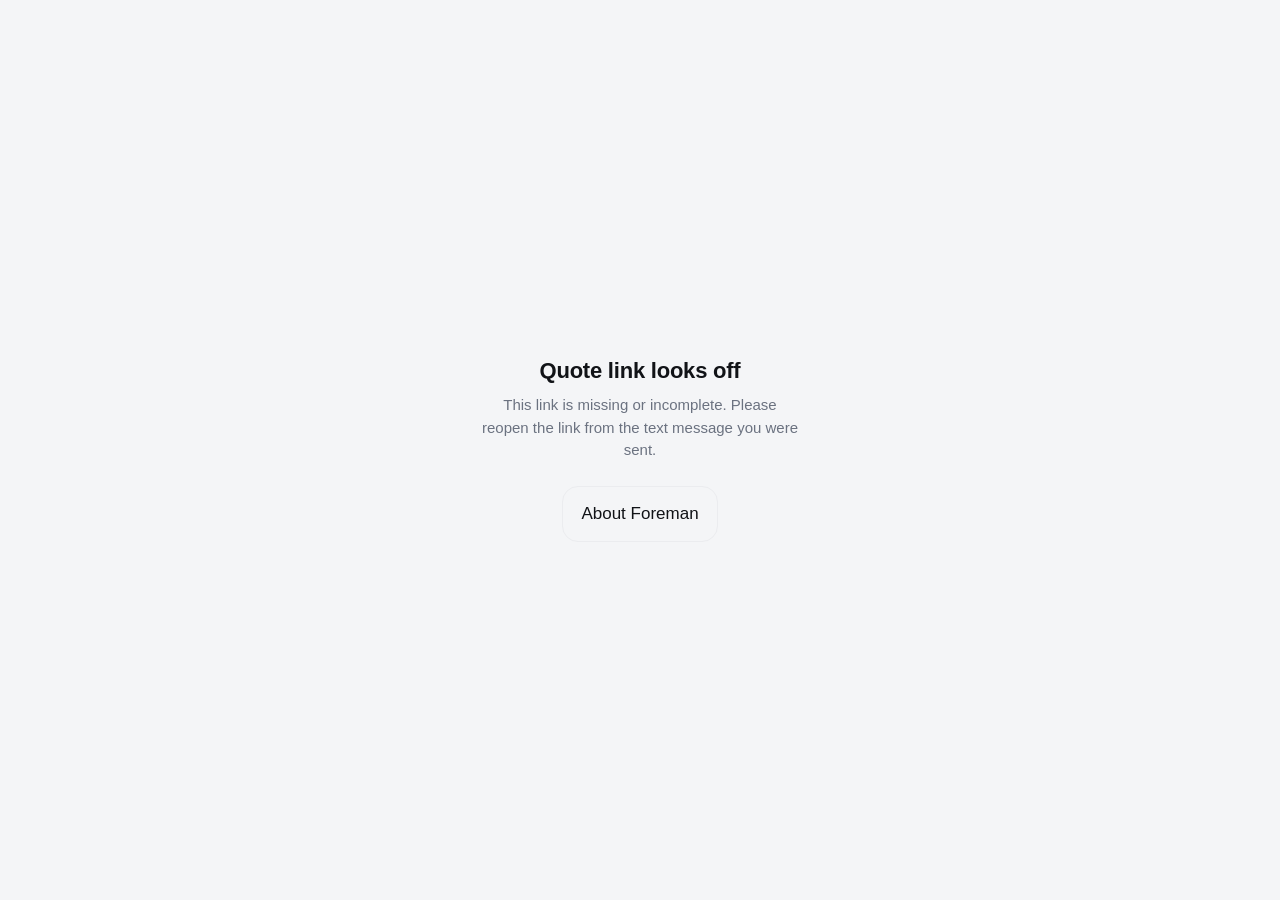
<file: q/index.html>
<!DOCTYPE html>
<html lang="en">
<head>
<meta charset="utf-8">
<meta name="viewport" content="width=device-width, initial-scale=1, viewport-fit=cover">
<title>Quote — Foreman</title>
<meta name="description" content="Your quote.">
<meta name="robots" content="noindex">
<meta name="theme-color" content="#f4f5f7" media="(prefers-color-scheme: light)">
<meta name="theme-color" content="#0f1115" media="(prefers-color-scheme: dark)">
<link rel="stylesheet" href="/assets/foreman.css">
<script src="https://js.stripe.com/v3/"></script>
</head>
<body>

<div id="root" class="doc-wrap">
  <!-- Loading -->
  <div id="loading" class="state-pad">
    <div class="spinner" aria-hidden="true"></div>
    <div class="state-body">Loading your quote…</div>
  </div>
</div>

<!-- Accept dock (revealed when an open quote loads) -->
<div id="dock" class="dock" hidden>
  <div class="dock-inner">
    <button id="acceptBtn" class="btn-primary" type="button">Accept &amp; sign</button>
    <a id="askBtn" class="btn-quiet" href="https://apps.apple.com/app/id6779614706">Ask a question</a>
  </div>
  <div class="dock-decline">
    <button id="declineBtn" class="btn-text-quiet" type="button">Can&rsquo;t accept this quote</button>
  </div>
</div>

<!-- Signature sheet -->
<div id="sheet" hidden>
  <div class="scrim" id="scrim"></div>
  <div class="sheet" role="dialog" aria-modal="true" aria-labelledby="sheetTitle">
    <div class="sheet-card">
      <div class="sheet-title" id="sheetTitle">Sign to accept</div>
      <div class="sheet-sub" id="sheetSub">You're accepting this quote.</div>
      <div class="sig-canvas-wrap">
        <canvas id="sig" class="sig" width="856" height="320" aria-label="Signature pad"></canvas>
        <div class="sig-hint" id="sigHint">Sign here with your finger</div>
      </div>
      <div style="display:flex;justify-content:flex-end;margin-top:4px">
        <button type="button" class="sig-clear" id="clearSig">Clear</button>
      </div>
      <label class="field-label" for="signedName">Your name</label>
      <input id="signedName" class="field" type="text" autocomplete="name" placeholder="Type your full name">
      <button type="button" id="confirmAccept" class="btn-primary" style="margin-top:14px;width:100%;flex:none">Sign &amp; accept</button>
      <div id="acceptError" class="dock-note" style="color:var(--alarm);margin-top:10px" hidden></div>
    </div>
  </div>
</div>

<script src="/assets/foreman.js"></script>
<script>
(function () {
  'use strict';
  var F = window.Foreman;
  var token = F.getToken();
  var root = document.getElementById('root');
  var dock = document.getElementById('dock');
  var sheet = document.getElementById('sheet');

  var DOC = null;        // last fetched payload
  var CCY = 'USD';
  var hasDrawn = false;
  var ctx = null, canvas = null, drawing = false;
  var confettiFired = false;   // guard: fire accepted-confetti burst only once
  var depositPaidDone = false; // guard: don't re-show the deposit step after paying

  function stateScreen(title, body, link) {
    dock.hidden = true;
    root.innerHTML =
      '<div class="state-pad">' +
        '<div class="state-title">' + F.escapeHtml(title) + '</div>' +
        '<div class="state-body">' + F.escapeHtml(body) + '</div>' +
        (link ? '<a class="btn-quiet" style="margin-top:14px" href="' + link.href + '">' + F.escapeHtml(link.label) + '</a>' : '') +
      '</div>';
  }

  if (!token || token.length < 16) {
    stateScreen('Quote link looks off',
      'This link is missing or incomplete. Please reopen the link from the text message you were sent.',
      { href: 'https://' + location.host + '/', label: 'About Foreman' });
    return;
  }

  // ---------- render ----------
  function stampClass(status) {
    var map = { sent: 'sent', viewed: 'viewed', accepted: 'accepted', declined: 'declined', draft: 'draft' };
    return 'stamp--' + (map[status] || 'sent');
  }
  function stampLabel(status) {
    if (status === 'accepted') return 'Accepted';
    if (status === 'declined') return 'Declined';
    return 'Sent';
  }

  function logoBadge(biz) {
    if (biz.logo_url) {
      return '<div class="logo-badge"><img src="' + F.escapeHtml(biz.logo_url) +
        '" alt="" onerror="this.parentNode.textContent=\'' + F.escapeHtml(F.initials(biz.name)) + '\'"></div>';
    }
    return '<div class="logo-badge">' + F.escapeHtml(F.initials(biz.name)) + '</div>';
  }

  function bizMeta(biz) {
    var bits = [];
    if (biz.license_no) bits.push('Lic #' + F.escapeHtml(biz.license_no));
    if (biz.insurance_no) bits.push('Insured');
    if (biz.phone) bits.push(F.escapeHtml(biz.phone));
    return bits.join(' · ');
  }

  function thumbsHtml(line) {
    var photos = line && line.photo_paths;
    if (!photos || !photos.length) return '';
    var imgs = photos.map(function (url) {
      if (!url) return '';
      return '<img src="' + F.escapeHtml(url) + '" alt="" loading="lazy" ' +
        'onerror="this.style.display=\'none\'">';
    }).join('');
    if (!imgs) return '';
    return '<div class="line-thumbs">' + imgs + '</div>';
  }

  function linesHtml(lines) {
    if (!lines || !lines.length) return '';
    return lines.map(function (l, i) {
      var last = i === lines.length - 1;
      var qty = F.lineQty(l);
      return '<div class="line"' + (last ? ' style="border-bottom:0"' : '') + '>' +
        '<div style="min-width:0">' +
          '<div class="line-desc">' + F.escapeHtml(l.description || '') + '</div>' +
          (qty ? '<div class="line-qty">' + F.escapeHtml(qty) + '</div>' : '') +
          thumbsHtml(l) +
        '</div>' +
        '<div class="line-amt money-m">' + F.money(l.total, CCY) + '</div>' +
      '</div>';
    }).join('');
  }

  function exclusionsHtml(list) {
    if (!list || !list.length) return '';
    return '<div class="doc-hr doc-hr--inset"></div>' +
      '<div class="excl">' +
        '<div class="excl-label">Not included</div>' +
        '<div class="excl-body">' + list.map(F.escapeHtml).join(' · ') + '</div>' +
      '</div>';
  }

  function signatureBlock(doc) {
    if (doc.status !== 'accepted') return '';
    var name = doc.signed_name || 'the customer';
    var when = doc.accepted_at ? F.formatDate(doc.accepted_at) : '';
    // Prefer the homeowner's real drawn signature (short-lived signed URL).
    // Fall back to the decorative squiggle only when no signature is available.
    var mark = doc.signature_url
      ? '<img class="sig-img" src="' + F.escapeHtml(doc.signature_url) + '" alt="Signature">'
      : squiggleSvg();
    return '<div class="doc-hr doc-hr--inset"></div>' +
      '<div class="sig-block">' +
        '<div class="excl-label">Accepted</div>' +
        '<div style="margin-top:8px;height:80px;display:flex;align-items:flex-end">' + mark + '</div>' +
        '<div class="sig-line"></div>' +
        '<div class="sig-caption">Signed by ' + F.escapeHtml(name) + (when ? ' · ' + when : '') + '</div>' +
      '</div>';
  }

  function squiggleSvg() {
    return '<svg width="220" height="58" viewBox="0 0 240 64" aria-hidden="true" style="display:block">' +
      '<path d="M12 48 C26 12 42 14 50 36 C56 52 64 54 74 38 C86 20 94 18 102 32 C110 46 120 48 132 34 C146 18 160 22 170 36 C178 47 196 48 212 36" ' +
      'fill="none" stroke="currentColor" stroke-width="3" stroke-linecap="round" style="color:var(--ink)"></path></svg>';
  }

  function depositLabel(doc) {
    var pct = '';
    if (doc.deposit_required && doc.total) {
      var p = Math.round((Number(doc.deposit_required) / Number(doc.total)) * 100);
      if (isFinite(p) && p > 0 && p < 100) pct = ' (' + p + '% deposit)';
    }
    return 'Due on acceptance' + pct;
  }

  // Deposit row markup. When some deposit has been paid, show "X of Y deposit
  // paid" (with the remaining balance); otherwise the original "due on
  // acceptance" row.
  function depositRowHtml(doc) {
    var required = Number(doc.deposit_required) || 0;
    if (required <= 0) return '';
    var paid = Number(doc.deposit_paid) || 0;
    if (paid > 0) {
      var remaining = Math.max(0, required - paid);
      var label = remaining > 0
        ? F.money(paid, CCY) + ' of ' + F.money(required, CCY) + ' deposit paid'
        : 'Deposit paid in full';
      var amtCol = remaining > 0
        ? '<div class="money-s">' + F.money(remaining, CCY) + ' left</div>'
        : '<div class="money-s" style="color:var(--cash)">' + F.money(required, CCY) + '</div>';
      return '<div class="total-row" style="margin-top:10px"><div class="meta-sub" style="margin:0">' +
        F.escapeHtml(label) + '</div>' + amtCol + '</div>';
    }
    return '<div class="total-row" style="margin-top:10px"><div class="meta-sub" style="margin:0">' +
      F.escapeHtml(depositLabel(doc)) + '</div>' +
      '<div class="money-s">' + F.money(required, CCY) + '</div></div>';
  }

  function render(payload, animateStamp) {
    var doc = payload.document;
    var biz = payload.business || {};
    var lines = payload.lines || [];
    CCY = biz.currency || 'USD';

    var stamp = '<span class="stamp ' + stampClass(doc.status) + (animateStamp ? ' stamp--animate' : '') + '">' +
      F.escapeHtml(stampLabel(doc.status)) + '</span>';

    var preparedFor = payload.client_first_name
      ? F.escapeHtml(payload.client_first_name)
      : 'You';

    var taxRow = (Number(doc.tax_amount) > 0 || Number(doc.tax_rate) > 0)
      ? '<div class="total-row"><div class="total-label">Tax' +
          (doc.tax_rate ? ' (' + doc.tax_rate + '%)' : '') + '</div>' +
          '<div class="money-s">' + F.money(doc.tax_amount, CCY) + '</div></div>'
      : '';

    var depositRow = depositRowHtml(doc);

    var validRow = doc.valid_until
      ? '<div class="meta-sub">Valid until ' + F.escapeHtml(F.formatDate(doc.valid_until)) + '</div>'
      : '';

    var scope = doc.scope_summary
      ? '<div class="doc-hr doc-hr--inset"></div>' +
        '<div class="scope">' +
          (doc.title ? '<div class="scope-title">' + F.escapeHtml(doc.title) + '</div>' : '') +
          '<div class="scope-body">' + F.escapeHtml(doc.scope_summary) + '</div>' +
        '</div>'
      : (doc.title
        ? '<div class="doc-hr doc-hr--inset"></div><div class="scope"><div class="scope-title">' + F.escapeHtml(doc.title) + '</div></div>'
        : '');

    var terms = biz.terms
      ? '<div class="doc-hr doc-hr--inset"></div><div class="footnote">' + F.escapeHtml(biz.terms) + '</div>'
      : '';

    // Tier-gated footer: only FREE-tier pros (biz.watermark) carry the quiet
    // "Sent with Foreman" line. Paid Pros get no Foreman footer at all.
    var sentWith = biz.watermark
      ? '<div class="sent-with"><a href="https://' + location.host + '/">Sent with Foreman</a></div>'
      : '';

    root.innerHTML =
      '<div class="doc-col">' +
        '<div class="doc-card">' +
          '<div class="letterhead">' +
            '<div class="letterhead-row">' +
              logoBadge(biz) +
              '<div style="min-width:0">' +
                '<div class="biz-name">' + F.escapeHtml(biz.name || 'Your tradesperson') + '</div>' +
                (bizMeta(biz) ? '<div class="biz-meta">' + bizMeta(biz) + '</div>' : '') +
              '</div>' +
            '</div>' +
            '<div class="letterhead-stamp">' + stamp + '</div>' +
          '</div>' +
          '<div class="doc-hr doc-hr--inset"></div>' +
          '<div class="meta-row">' +
            '<div>' +
              '<div class="meta-label">Prepared for</div>' +
              '<div class="meta-strong">' + preparedFor + '</div>' +
            '</div>' +
            '<div class="meta-right">' +
              '<div class="meta-label">Quote' + (doc.number != null ? ' ' + F.escapeHtml(String(doc.number)) : '') + '</div>' +
              validRow +
            '</div>' +
          '</div>' +
          scope +
          '<div class="doc-hr"></div>' +
          linesHtml(lines) +
          '<div class="totals">' +
            '<div class="total-row"><div class="total-label">Subtotal</div>' +
              '<div class="money-s">' + F.money(doc.subtotal, CCY) + '</div></div>' +
            taxRow +
            '<div class="totals-rule"></div>' +
            '<div class="total-row"><div class="grand-label">Total</div>' +
              '<div class="money-xl">' + F.money(doc.total, CCY) + '</div></div>' +
            depositRow +
          '</div>' +
          exclusionsHtml(doc.exclusions) +
          signatureBlock(doc) +
          terms +
        '</div>' +
        sentWith +
      '</div>';

    // On the live ACCEPTED transition (stamp slam), fire the cash-green
    // confetti once. The deposit-payment step is wired by setupDock(), which
    // is always called right after render() in both load and accept flows.
    if (doc.status === 'accepted' && animateStamp && !confettiFired) {
      confettiFired = true;
      F.fireConfetti();
    }
  }

  // ---------- deposit payment ----------
  function depositOutstanding(doc) {
    var required = Number(doc.deposit_required) || 0;
    var paid = Number(doc.deposit_paid) || 0;
    return Math.max(0, required - paid);
  }

  // Replace the accept dock with a "Pay $X deposit" step after acceptance,
  // when a deposit is still owed and the pro has Stripe enabled. Otherwise
  // leave the existing post-accept thank-you (no dock).
  function maybeShowDepositStep(payload) {
    var doc = payload.document;
    var biz = payload.business || {};
    var outstanding = depositOutstanding(doc);
    if (!biz.stripe_enabled || outstanding <= 0) { dock.hidden = true; return; }
    if (depositPaidDone) { dock.hidden = true; return; }

    dock.hidden = false;
    dock.innerHTML =
      '<div class="dock-inner">' +
        '<button id="depositBtn" type="button" class="btn-primary" style="width:100%;border:0;cursor:pointer">' +
          'Pay ' + F.money(outstanding, CCY) + ' deposit</button>' +
      '</div>';
    var btn = document.getElementById('depositBtn');
    if (btn) btn.addEventListener('click', function () { startDepositPayment(outstanding); });
  }

  // Mirrors the /i/ startPayment bottom-sheet exactly — same markup/styles/flow,
  // with "deposit" wording and the 'quote' kind.
  function startDepositPayment(amount) {
    var pk = F.STRIPE_PK || '';
    if (!window.Stripe || pk.indexOf('pk_') !== 0 || pk.indexOf('REPLACE') !== -1) {
      alert('Online payment isn’t available yet. Please contact the business to arrange your deposit.');
      return;
    }

    var ov = document.createElement('div');
    ov.id = 'pay-overlay';
    ov.style.cssText = 'position:fixed;inset:0;background:rgba(0,0,0,.45);display:flex;' +
      'align-items:flex-end;justify-content:center;z-index:9999;animation:payfade .2s ease';
    var amt = F.money(amount, CCY);
    ov.innerHTML =
      '<div style="background:var(--paper,#fff);width:100%;max-width:480px;' +
        'border-radius:18px 18px 0 0;padding:20px 18px calc(20px + env(safe-area-inset-bottom));' +
        'box-shadow:0 -8px 40px rgba(0,0,0,.22)">' +
        '<div style="display:flex;align-items:center;justify-content:space-between;margin-bottom:16px">' +
          '<div style="font-weight:800;font-size:18px;color:var(--ink,#15171a)">Pay ' + amt + ' deposit</div>' +
          '<button id="pay-close" type="button" aria-label="Close" style="border:0;background:transparent;' +
            'font-size:24px;line-height:1;color:var(--steel,#888);cursor:pointer;padding:0 4px">×</button>' +
        '</div>' +
        '<div id="payment-element" style="min-height:48px"></div>' +
        '<div id="pay-error" role="alert" style="color:var(--alarm,#c0392b);font-size:14px;margin-top:10px"></div>' +
        '<button id="pay-submit" type="button" class="btn-primary" disabled ' +
          'style="width:100%;border:0;cursor:pointer;margin-top:16px;opacity:.6">Pay ' + amt + ' deposit</button>' +
        '<div style="text-align:center;font-size:12px;color:var(--steel,#999);margin-top:12px">🔒 Secured by Stripe</div>' +
      '</div>';
    document.body.appendChild(ov);

    var card = ov.firstChild;
    var errEl = document.getElementById('pay-error');
    var submitBtn = document.getElementById('pay-submit');
    document.getElementById('pay-close').addEventListener('click', function () { ov.remove(); });
    ov.addEventListener('click', function (e) { if (e.target === ov) ov.remove(); });

    F.createPaymentIntent('quote', token, Math.round(amount * 100)).then(function (res) {
      if (!res.ok || !res.data || !res.data.client_secret) {
        errEl.textContent = (res.data && res.data.error) ? res.data.error
          : 'Couldn’t start the payment. Please try again or contact the business.';
        return;
      }
      var stripe = Stripe(pk);
      var elements = stripe.elements({ clientSecret: res.data.client_secret, appearance: { theme: 'stripe' } });
      elements.create('payment').mount('#payment-element');
      submitBtn.disabled = false;
      submitBtn.style.opacity = '1';

      submitBtn.addEventListener('click', function () {
        submitBtn.disabled = true; submitBtn.style.opacity = '.6';
        submitBtn.textContent = 'Processing…'; errEl.textContent = '';
        stripe.confirmPayment({ elements: elements, redirect: 'if_required' }).then(function (result) {
          if (result.error) {
            errEl.textContent = result.error.message || 'Payment failed. Please try again.';
            submitBtn.disabled = false; submitBtn.style.opacity = '1';
            submitBtn.textContent = 'Pay ' + amt + ' deposit';
          } else if (result.paymentIntent && result.paymentIntent.status === 'succeeded') {
            depositPaidDone = true;
            card.innerHTML =
              '<div style="text-align:center;padding:24px 0 8px">' +
                '<div style="font-size:44px">✅</div>' +
                '<div style="font-weight:800;font-size:20px;color:var(--cash,#1a7f4b);margin-top:10px">Deposit paid</div>' +
                '<div style="color:var(--steel,#888);margin-top:6px">Thank you! ' + amt + ' received.</div>' +
              '</div>';
            setTimeout(function () { ov.remove(); dock.hidden = true; }, 2200);
          } else {
            errEl.textContent = 'Payment is processing — you can safely close this page.';
            submitBtn.textContent = 'Pay ' + amt + ' deposit';
          }
        });
      });
    }).catch(function () {
      errEl.textContent = 'Network error. Please check your connection and try again.';
    });
  }

  function setupDock(payload) {
    var doc = payload.document;
    var biz = payload.business || {};
    // An accepted quote may still owe a deposit — let the deposit step decide.
    if (doc.status === 'accepted') { maybeShowDepositStep(payload); return; }
    var open = doc.status === 'sent' || doc.status === 'viewed';
    if (!open) { dock.hidden = true; return; }
    dock.hidden = false;
    var ask = document.getElementById('askBtn');
    if (biz.email) {
      ask.href = 'mailto:' + biz.email + '?subject=' +
        encodeURIComponent('Question about quote' + (doc.number != null ? ' ' + doc.number : ''));
    } else if (biz.phone) {
      ask.href = 'sms:' + biz.phone.replace(/[^\d+]/g, '');
    } else {
      ask.style.display = 'none';
    }
  }

  // ---------- accept / signature ----------
  function openSheet() {
    var doc = DOC.document;
    document.getElementById('sheetSub').textContent =
      'You’re accepting this quote total of ' + F.money(doc.total, CCY) + '.';
    var nm = document.getElementById('signedName');
    if (DOC.client_first_name && !nm.value) nm.value = '';
    sheet.hidden = false;
    document.body.style.overflow = 'hidden';
    setTimeout(initCanvas, 0);
  }
  function closeSheet() {
    sheet.hidden = true;
    document.body.style.overflow = '';
  }

  function initCanvas() {
    canvas = document.getElementById('sig');
    if (!canvas) return;
    ctx = canvas.getContext('2d');
    ctx.lineWidth = 5; ctx.lineCap = 'round'; ctx.lineJoin = 'round';
    var ink = getComputedStyle(document.documentElement).getPropertyValue('--ink').trim() || '#1A1D21';
    ctx.strokeStyle = ink;
    hasDrawn = false;
    document.getElementById('sigHint').style.display = '';
  }
  function pt(e) {
    var r = canvas.getBoundingClientRect();
    return { x: (e.clientX - r.left) * (canvas.width / r.width), y: (e.clientY - r.top) * (canvas.height / r.height) };
  }
  function down(e) {
    if (!ctx) return;
    e.preventDefault();
    if (e.target.setPointerCapture && e.pointerId != null) { try { e.target.setPointerCapture(e.pointerId); } catch (x) {} }
    drawing = true;
    var p = pt(e);
    ctx.beginPath(); ctx.moveTo(p.x, p.y); ctx.lineTo(p.x + 0.5, p.y + 0.5); ctx.stroke();
    if (!hasDrawn) { hasDrawn = true; document.getElementById('sigHint').style.display = 'none'; }
  }
  function move(e) {
    if (!drawing || !ctx) return;
    e.preventDefault();
    var p = pt(e);
    ctx.lineTo(p.x, p.y); ctx.stroke();
  }
  function up() { drawing = false; }
  function clearSig() {
    if (ctx && canvas) ctx.clearRect(0, 0, canvas.width, canvas.height);
    hasDrawn = false;
    document.getElementById('sigHint').style.display = '';
  }

  function showError(msg) {
    var el = document.getElementById('acceptError');
    el.textContent = msg; el.hidden = false;
  }

  function confirmAccept() {
    var name = document.getElementById('signedName').value.trim();
    var errEl = document.getElementById('acceptError');
    errEl.hidden = true;
    if (!hasDrawn) { showError('Please sign in the box above.'); return; }
    if (!name) { showError('Please type your name.'); return; }

    var btn = document.getElementById('confirmAccept');
    btn.disabled = true; btn.textContent = 'Sending…';

    var png = canvas.toDataURL('image/png');
    F.acceptQuote({ token: token, signed_name: name, signature_png_base64: png }).then(function (res) {
      if (res.ok && res.data && res.data.status === 'accepted') {
        // Reflect locally, re-render with the ACCEPTED stamp slam.
        DOC.document.status = 'accepted';
        DOC.document.signed_name = name;
        DOC.document.accepted_at = new Date().toISOString();
        closeSheet();
        render(DOC, true);
        setupDock(DOC);
        toast('Accepted — thank you!');
        window.scrollTo({ top: 0, behavior: 'smooth' });
      } else {
        var m = (res.data && res.data.error) || 'Something went wrong. Please try again.';
        if (res.status === 409) m = 'This quote can no longer be accepted (it may already be accepted or withdrawn).';
        showError(m);
        btn.disabled = false; btn.textContent = 'Sign & accept';
      }
    }).catch(function () {
      showError('Network error. Check your connection and try again.');
      btn.disabled = false; btn.textContent = 'Sign & accept';
    });
  }

  // ---------- decline ----------
  function declineQuote() {
    if (!DOC) return;
    if (!window.confirm('Decline this quote? The business will be notified that you can’t accept it.')) return;
    var btn = document.getElementById('declineBtn');
    if (btn) { btn.disabled = true; btn.textContent = 'Declining…'; }
    F.declineQuote(token).then(function (res) {
      if (res.ok && res.data && res.data.status === 'declined') {
        // Reflect locally and re-render the DECLINED stamp, mirroring accept.
        DOC.document.status = 'declined';
        render(DOC, true);
        setupDock(DOC);
        toast('Quote declined.');
        window.scrollTo({ top: 0, behavior: 'smooth' });
      } else {
        if (btn) { btn.disabled = false; btn.textContent = 'Can’t accept this quote'; }
        var m = (res.data && res.data.error) || 'Couldn’t decline right now. Please try again.';
        toast(m);
      }
    }).catch(function () {
      if (btn) { btn.disabled = false; btn.textContent = 'Can’t accept this quote'; }
      toast('Network error. Check your connection and try again.');
    });
  }

  function toast(msg) {
    var t = document.createElement('div');
    t.className = 'toast'; t.textContent = msg;
    document.body.appendChild(t);
    setTimeout(function () { t.remove(); }, 2600);
  }

  // Wire static controls.
  document.getElementById('acceptBtn').addEventListener('click', openSheet);
  document.getElementById('declineBtn').addEventListener('click', declineQuote);
  document.getElementById('scrim').addEventListener('click', closeSheet);
  document.getElementById('clearSig').addEventListener('click', clearSig);
  document.getElementById('confirmAccept').addEventListener('click', confirmAccept);
  (function bindCanvasEvents() {
    // Delegate via the sheet so listeners exist before canvas is shown.
    document.addEventListener('pointerdown', function (e) { if (e.target.id === 'sig') down(e); });
    document.addEventListener('pointermove', function (e) { if (drawing) move(e); });
    document.addEventListener('pointerup', up);
    document.addEventListener('pointercancel', up);
  })();
  document.addEventListener('keydown', function (e) { if (e.key === 'Escape' && !sheet.hidden) closeSheet(); });

  // ---------- load ----------
  F.fetchDocument('quote', token).then(function (res) {
    if (res.status === 404) {
      stateScreen('Quote not found',
        'This quote link is invalid or has been removed. Double-check the link from your text message, or reach out to the business that sent it.',
        { href: 'https://' + location.host + '/', label: 'About Foreman' });
      return;
    }
    if (!res.ok || !res.data || !res.data.document) {
      stateScreen('Couldn’t load this quote',
        'Something went wrong on our end. Please try again in a moment.',
        null);
      return;
    }
    DOC = res.data;
    CCY = (DOC.business && DOC.business.currency) || 'USD';
    render(DOC, false);
    setupDock(DOC);
  }).catch(function () {
    stateScreen('Couldn’t load this quote',
      'Check your internet connection and try again.', null);
  });
})();
</script>
</body>
</html>
</file>
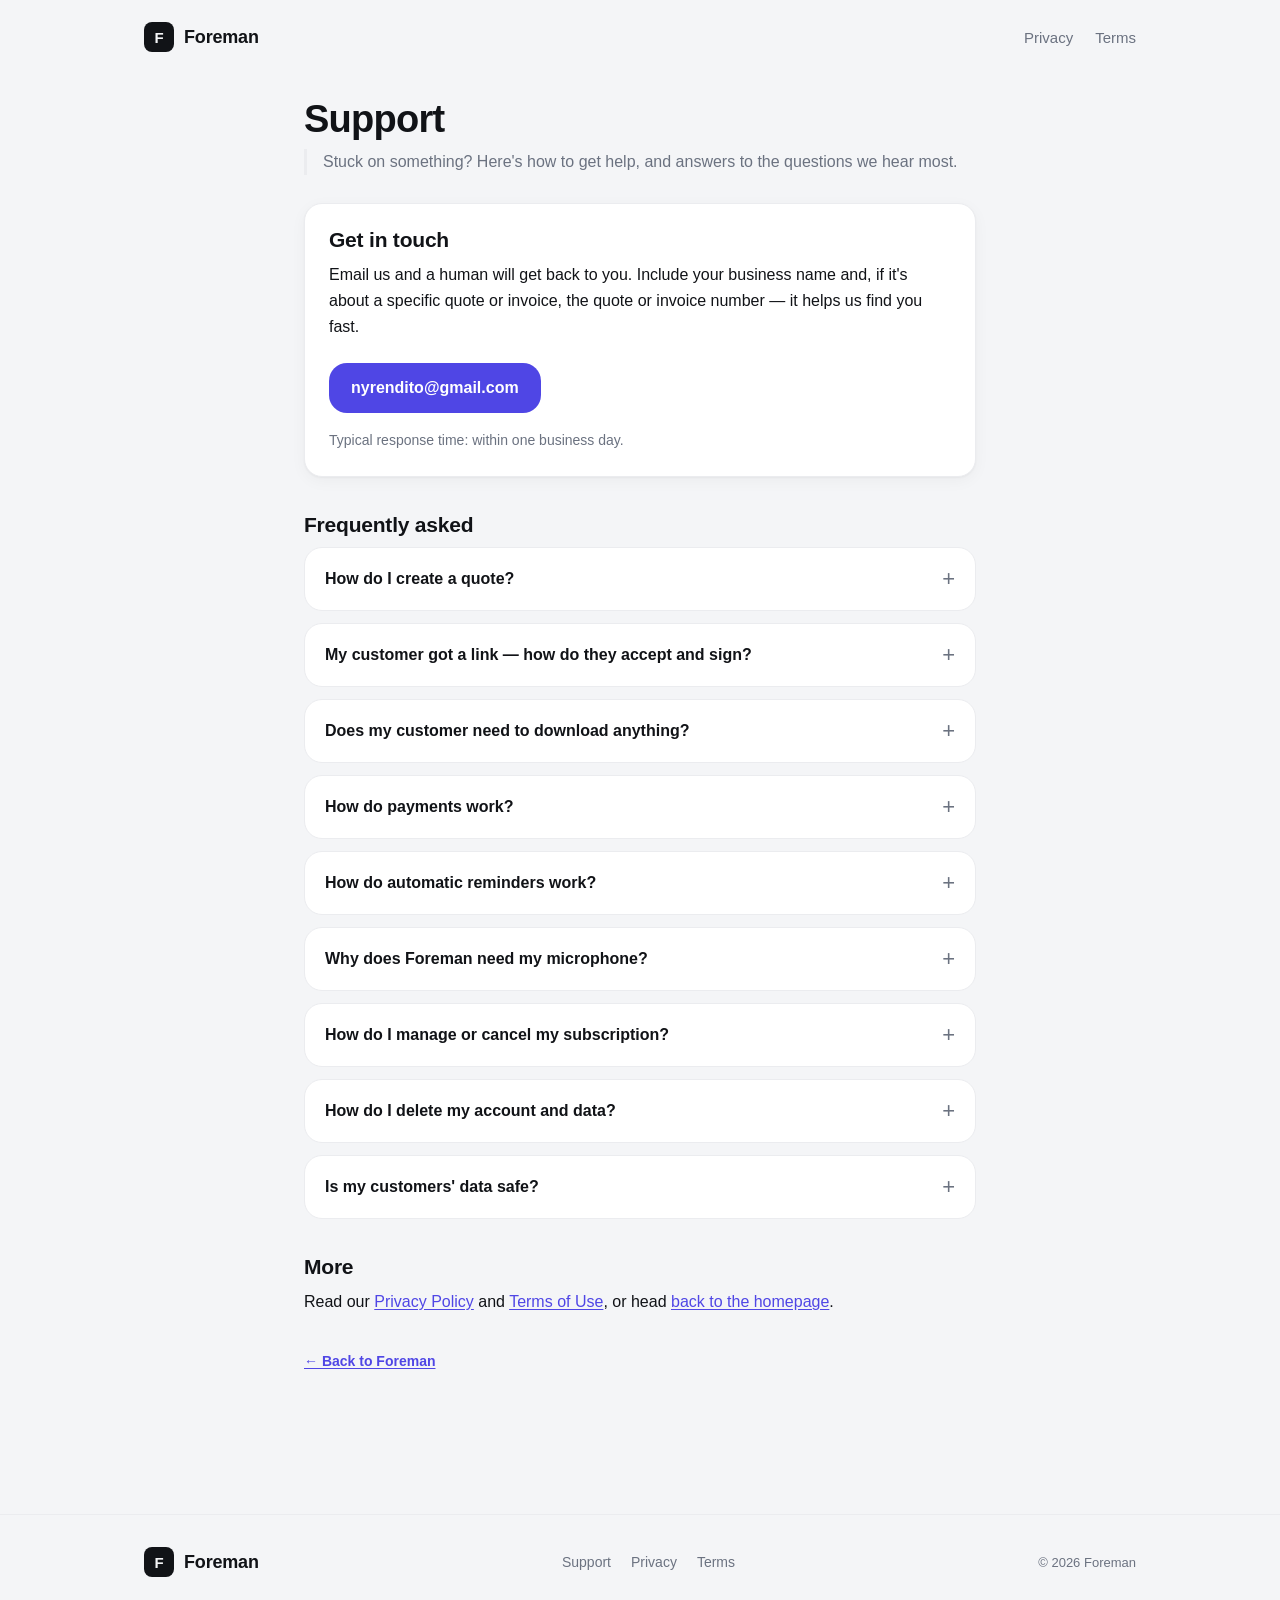
<file: support/index.html>
<!DOCTYPE html>
<html lang="en">
<head>
<meta charset="utf-8">
<meta name="viewport" content="width=device-width, initial-scale=1, viewport-fit=cover">
<title>Support — Foreman</title>
<meta name="description" content="Get help with Foreman — contact, FAQ, and links to privacy and terms.">
<meta name="theme-color" content="#f4f5f7" media="(prefers-color-scheme: light)">
<meta name="theme-color" content="#0f1115" media="(prefers-color-scheme: dark)">
<link rel="stylesheet" href="/assets/foreman.css">
</head>
<body>

<header>
  <nav class="site-nav">
    <a class="brand" href="/"><span class="mark">F</span> Foreman</a>
    <div class="nav-links">
      <a href="/privacy/">Privacy</a>
      <a href="/terms/">Terms</a>
    </div>
  </nav>
</header>

<main class="doc-page">
  <h1>Support</h1>
  <p class="lead">Stuck on something? Here's how to get help, and answers to the questions we hear most.</p>

  <div class="contact-card">
    <h2 style="font-size:21px">Get in touch</h2>
    <p>Email us and a human will get back to you. Include your business name and, if it's about a specific quote or invoice, the quote or invoice number — it helps us find you fast.</p>
    <a class="email-btn placeholder" href="mailto:nyrendito@gmail.com?subject=Foreman%20support">nyrendito@gmail.com</a>
    <p style="margin-top:16px;margin-bottom:0;font-size:14px;color:var(--steel)">Typical response time: within one business day.</p>
  </div>

  <h2>Frequently asked</h2>
  <div class="faq">

    <details>
      <summary>How do I create a quote?</summary>
      <div class="answer">Open Foreman, tap the record button, and talk through the job the way you'd explain it to your crew — rooms, materials, coats, the works. Foreman turns it into priced line items on your branded letterhead. Review it, adjust anything, then send the link to your customer by text or email.</div>
    </details>

    <details>
      <summary>My customer got a link — how do they accept and sign?</summary>
      <div class="answer">They tap the link, which opens the quote in any web browser. They can read the full quote, then tap <strong>Accept &amp; sign</strong>, draw their signature with a finger, type their name, and confirm. You'll see the quote flip to <strong>Accepted</strong>. No app or account needed on their end.</div>
    </details>

    <details>
      <summary>Does my customer need to download anything?</summary>
      <div class="answer">No. Quotes and invoices open as a normal web page on their phone or computer. Foreman the app is only for you, the pro.</div>
    </details>

    <details>
      <summary>How do payments work?</summary>
      <div class="answer">When card payments are enabled on your account, your customer can pay a deposit or invoice balance directly from the quote or invoice page. Payments are processed securely by Stripe — card details never touch your phone or ours. If online payment isn't set up, the page shows the amount due and asks the customer to arrange payment with you directly.</div>
    </details>

    <details>
      <summary>How do automatic reminders work?</summary>
      <div class="answer">When you send an invoice you can set a reminder schedule. Foreman emails the customer on that schedule until the invoice is paid, so you don't have to chase. You can turn reminders off per invoice or in Settings at any time.</div>
    </details>

    <details>
      <summary>Why does Foreman need my microphone?</summary>
      <div class="answer">So you can record a job and have it transcribed into a quote. That's the whole point. You can revoke microphone access in your iOS Settings, but you won't be able to record new jobs until you grant it again.</div>
    </details>

    <details>
      <summary>How do I manage or cancel my subscription?</summary>
      <div class="answer">Foreman Pro is an auto-renewable subscription billed through Apple. Manage or cancel it any time in your <strong>Account Settings</strong> in the App Store (Settings → your name → Subscriptions on your iPhone). See our <a href="/terms/">Terms</a> for the full subscription details.</div>
    </details>

    <details>
      <summary>How do I delete my account and data?</summary>
      <div class="answer">Open the app, go to <strong>Settings</strong>, and choose to delete your account. This removes your personal data from the Service as described in our <a href="/privacy/">Privacy Policy</a>, subject to any limited records we must keep for legal, tax, or accounting reasons.</div>
    </details>

    <details>
      <summary>Is my customers' data safe?</summary>
      <div class="answer">Yes. We don't sell data or use it for advertising. We share it only with the providers needed to run the Service (hosting, transcription, email, payments). The full list is in our <a href="/privacy/">Privacy Policy</a>.</div>
    </details>

  </div>

  <h2>More</h2>
  <p>
    Read our <a href="/privacy/">Privacy Policy</a> and <a href="/terms/">Terms of Use</a>,
    or head <a href="/">back to the homepage</a>.
  </p>

  <a class="back-home" href="/">← Back to Foreman</a>
</main>

<footer class="site-footer">
  <div class="footer-inner">
    <a class="brand" href="/"><span class="mark">F</span> Foreman</a>
    <div class="footer-links">
      <a href="/support/">Support</a>
      <a href="/privacy/">Privacy</a>
      <a href="/terms/">Terms</a>
    </div>
    <div class="footer-copy">© <span id="year">2026</span> <span class="placeholder">Foreman</span></div>
  </div>
</footer>
<script>document.getElementById('year').textContent = new Date().getFullYear();</script>
</body>
</html>
</file>
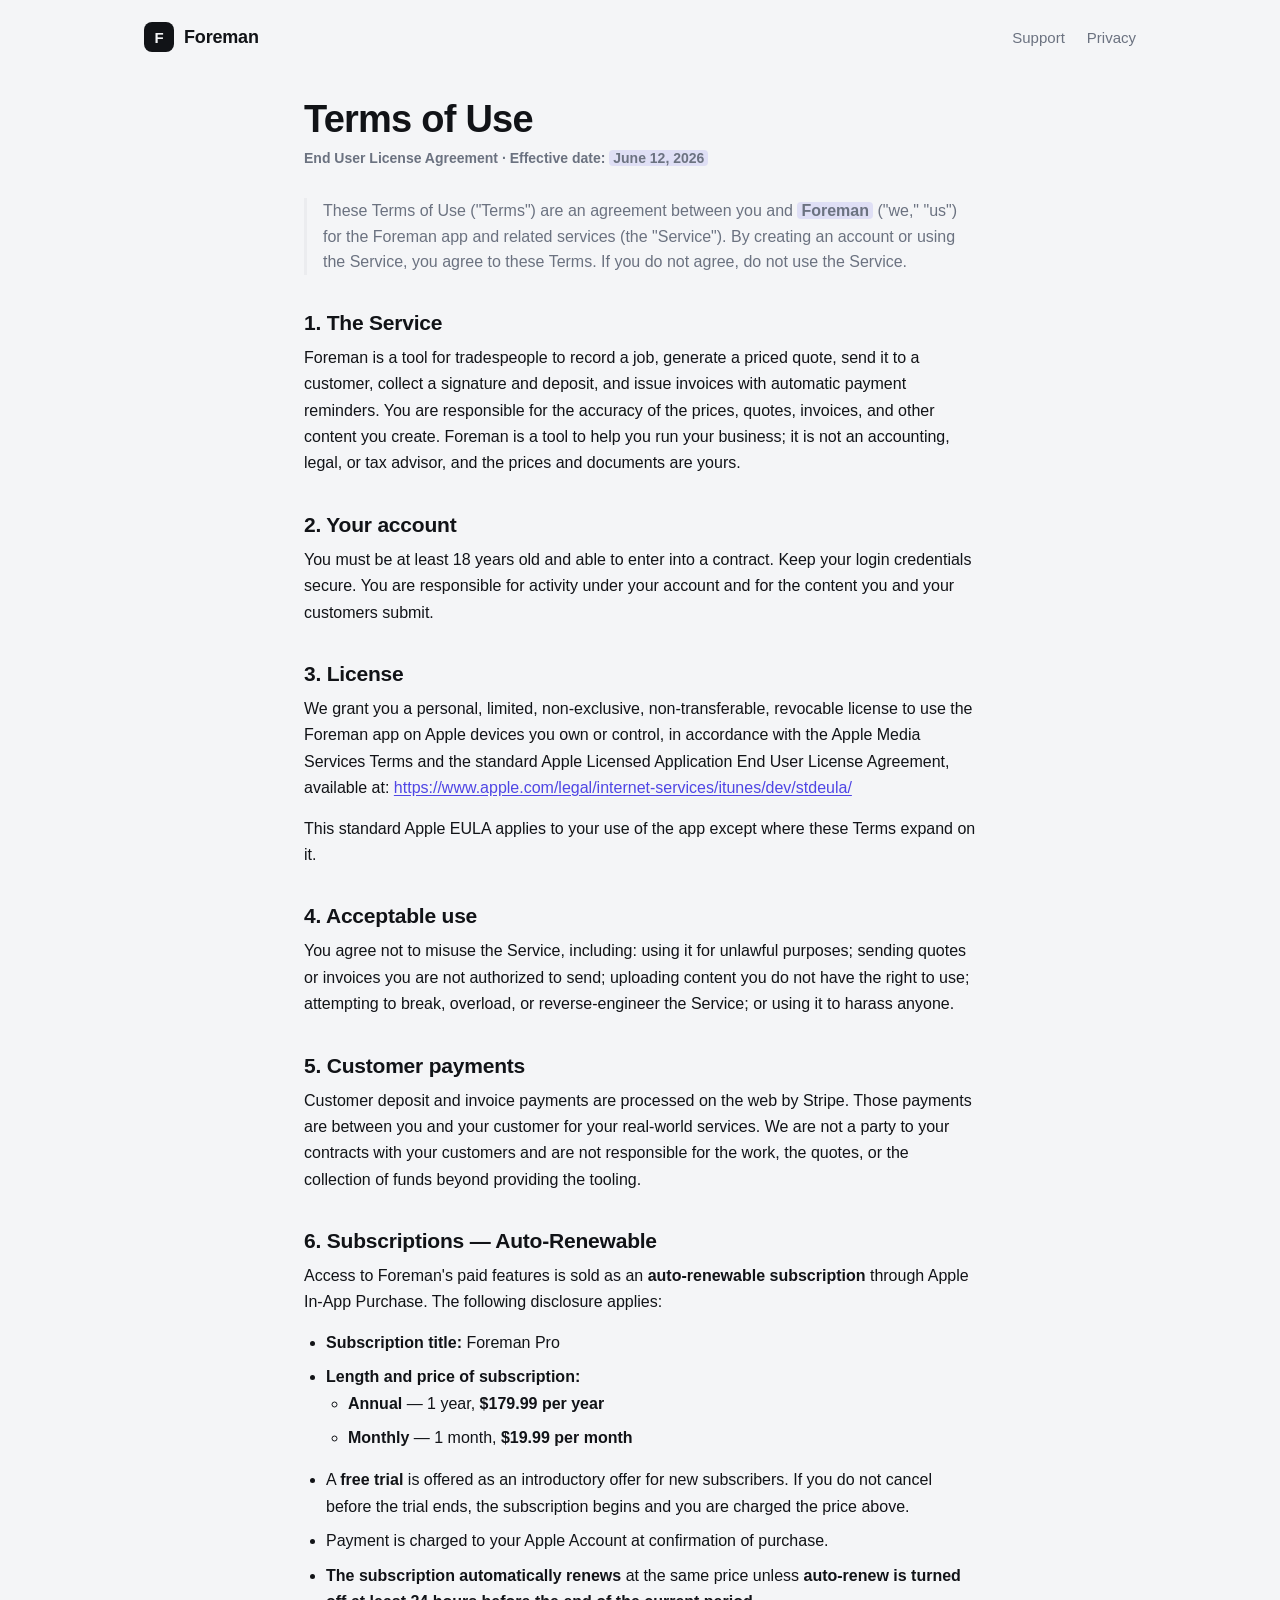
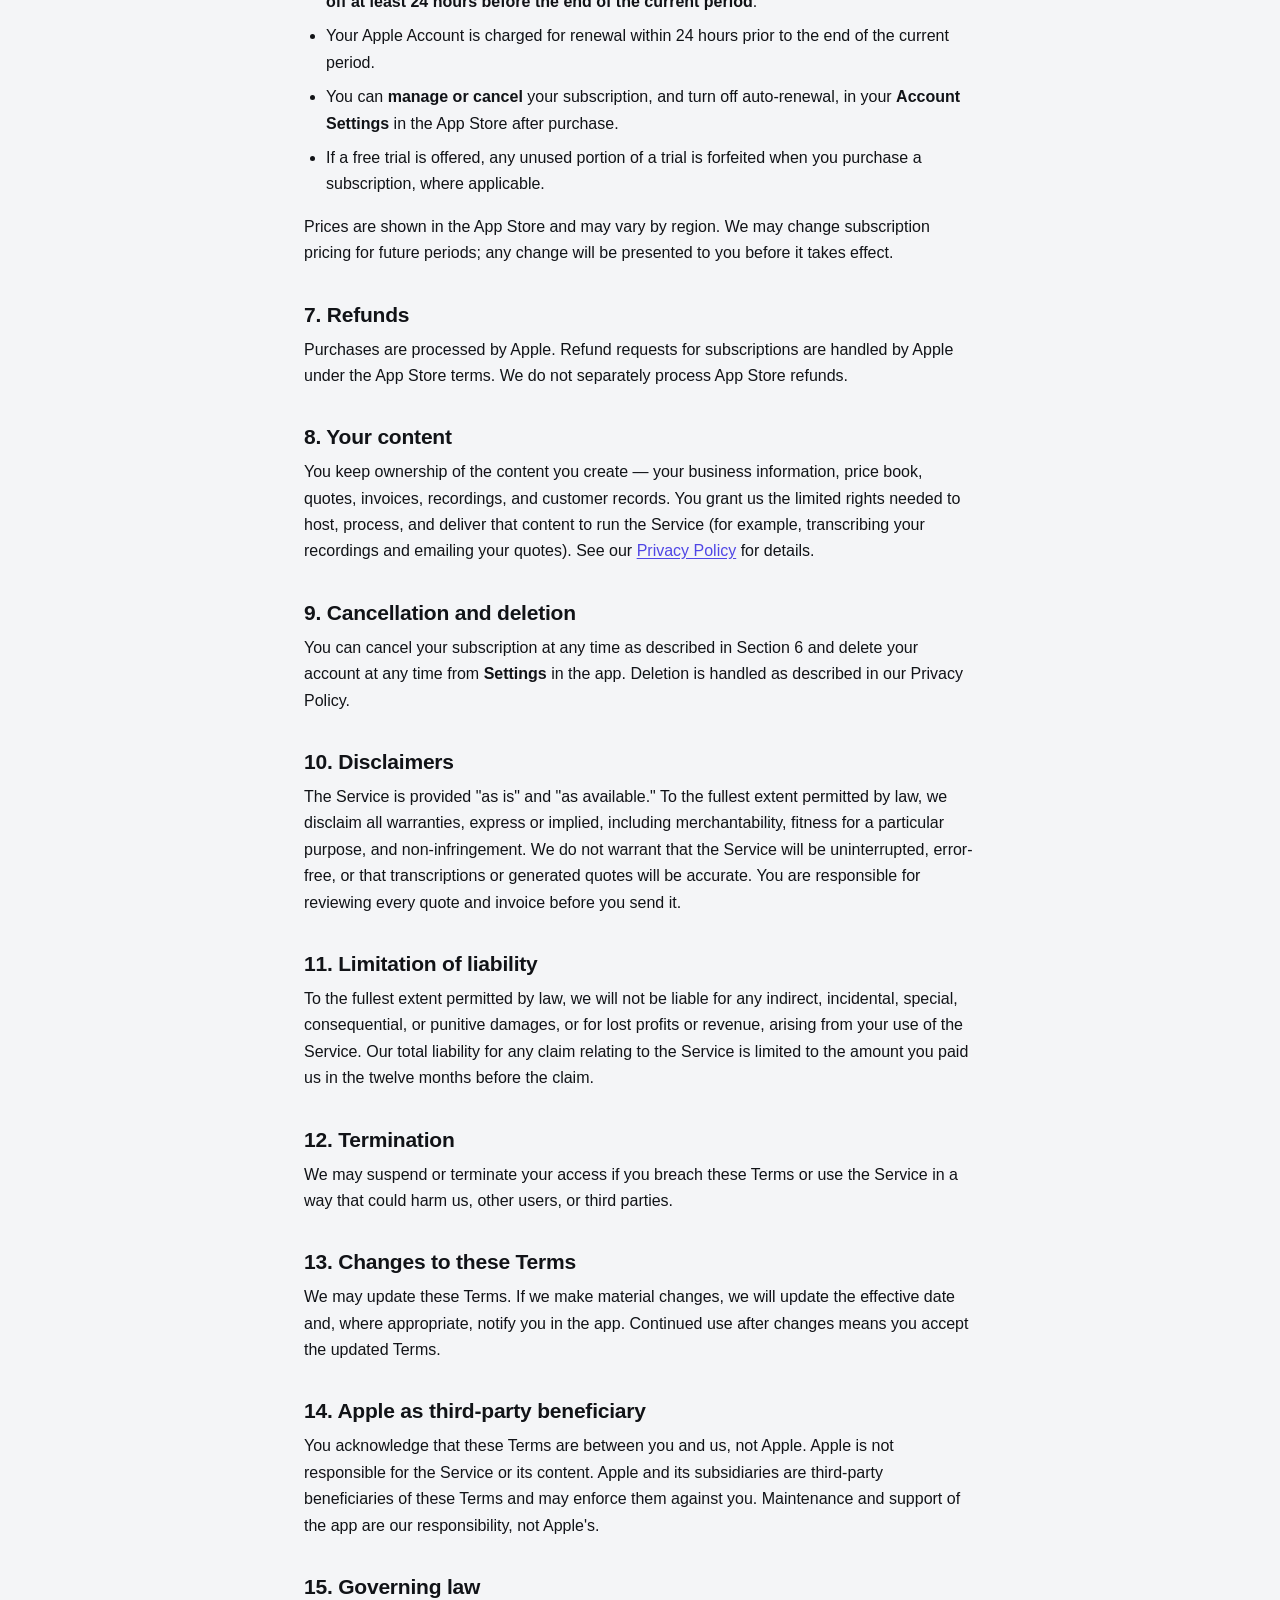
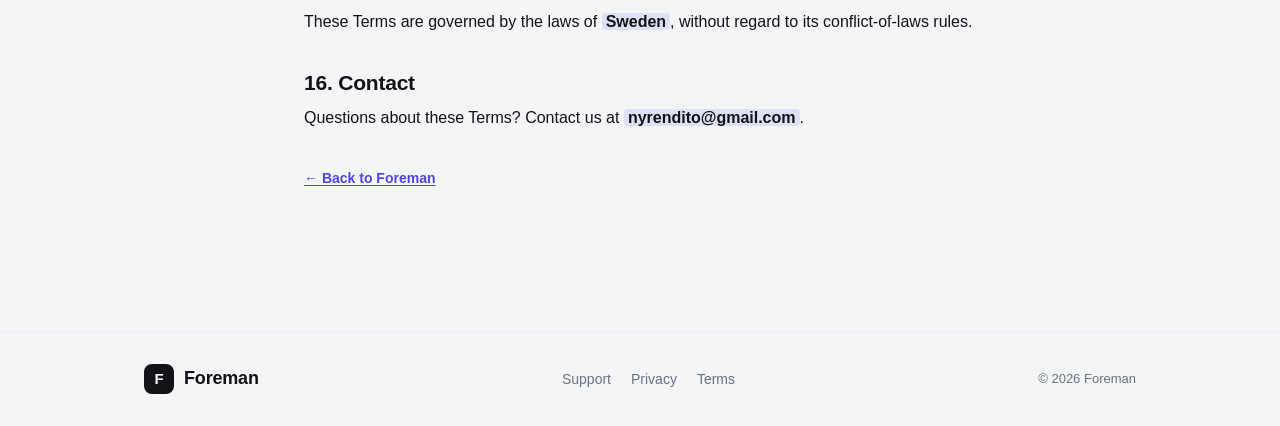
<file: terms/index.html>
<!DOCTYPE html>
<html lang="en">
<head>
<meta charset="utf-8">
<meta name="viewport" content="width=device-width, initial-scale=1, viewport-fit=cover">
<title>Terms of Use — Foreman</title>
<meta name="description" content="The Terms of Use and End User License Agreement for the Foreman app.">
<meta name="theme-color" content="#f4f5f7" media="(prefers-color-scheme: light)">
<meta name="theme-color" content="#0f1115" media="(prefers-color-scheme: dark)">
<link rel="stylesheet" href="/assets/foreman.css">
</head>
<body>

<header>
  <nav class="site-nav">
    <a class="brand" href="/"><span class="mark">F</span> Foreman</a>
    <div class="nav-links">
      <a href="/support/">Support</a>
      <a href="/privacy/">Privacy</a>
    </div>
  </nav>
</header>

<main class="doc-page">
  <h1>Terms of Use</h1>
  <p class="effective">End User License Agreement · Effective date: <span class="placeholder">June 12, 2026</span></p>

  <p class="lead">
    These Terms of Use ("Terms") are an agreement between you and
    <strong class="placeholder">Foreman</strong> ("we," "us") for the Foreman app and related
    services (the "Service"). By creating an account or using the Service, you agree to these Terms.
    If you do not agree, do not use the Service.
  </p>

  <h2>1. The Service</h2>
  <p>Foreman is a tool for tradespeople to record a job, generate a priced quote, send it to a customer, collect a signature and deposit, and issue invoices with automatic payment reminders. You are responsible for the accuracy of the prices, quotes, invoices, and other content you create. Foreman is a tool to help you run your business; it is not an accounting, legal, or tax advisor, and the prices and documents are yours.</p>

  <h2>2. Your account</h2>
  <p>You must be at least 18 years old and able to enter into a contract. Keep your login credentials secure. You are responsible for activity under your account and for the content you and your customers submit.</p>

  <h2>3. License</h2>
  <p>We grant you a personal, limited, non-exclusive, non-transferable, revocable license to use the Foreman app on Apple devices you own or control, in accordance with the Apple Media Services Terms and the standard Apple Licensed Application End User License Agreement, available at:
    <a href="https://www.apple.com/legal/internet-services/itunes/dev/stdeula/" target="_blank" rel="noopener">https://www.apple.com/legal/internet-services/itunes/dev/stdeula/</a></p>
  <p>This standard Apple EULA applies to your use of the app except where these Terms expand on it.</p>

  <h2>4. Acceptable use</h2>
  <p>You agree not to misuse the Service, including: using it for unlawful purposes; sending quotes or invoices you are not authorized to send; uploading content you do not have the right to use; attempting to break, overload, or reverse-engineer the Service; or using it to harass anyone.</p>

  <h2>5. Customer payments</h2>
  <p>Customer deposit and invoice payments are processed on the web by Stripe. Those payments are between you and your customer for your real-world services. We are not a party to your contracts with your customers and are not responsible for the work, the quotes, or the collection of funds beyond providing the tooling.</p>

  <h2>6. Subscriptions — Auto-Renewable</h2>
  <p>Access to Foreman's paid features is sold as an <strong>auto-renewable subscription</strong> through Apple In-App Purchase. The following disclosure applies:</p>
  <ul>
    <li><strong>Subscription title:</strong> Foreman Pro</li>
    <li><strong>Length and price of subscription:</strong>
      <ul>
        <li><strong>Annual</strong> — 1 year, <strong>$179.99 per year</strong></li>
        <li><strong>Monthly</strong> — 1 month, <strong>$19.99 per month</strong></li>
      </ul>
    </li>
    <li>A <strong>free trial</strong> is offered as an introductory offer for new subscribers. If you do not cancel before the trial ends, the subscription begins and you are charged the price above.</li>
    <li>Payment is charged to your Apple Account at confirmation of purchase.</li>
    <li><strong>The subscription automatically renews</strong> at the same price unless <strong>auto-renew is turned off at least 24 hours before the end of the current period</strong>.</li>
    <li>Your Apple Account is charged for renewal within 24 hours prior to the end of the current period.</li>
    <li>You can <strong>manage or cancel</strong> your subscription, and turn off auto-renewal, in your <strong>Account Settings</strong> in the App Store after purchase.</li>
    <li>If a free trial is offered, any unused portion of a trial is forfeited when you purchase a subscription, where applicable.</li>
  </ul>
  <p>Prices are shown in the App Store and may vary by region. We may change subscription pricing for future periods; any change will be presented to you before it takes effect.</p>

  <h2>7. Refunds</h2>
  <p>Purchases are processed by Apple. Refund requests for subscriptions are handled by Apple under the App Store terms. We do not separately process App Store refunds.</p>

  <h2>8. Your content</h2>
  <p>You keep ownership of the content you create — your business information, price book, quotes, invoices, recordings, and customer records. You grant us the limited rights needed to host, process, and deliver that content to run the Service (for example, transcribing your recordings and emailing your quotes). See our <a href="/privacy/">Privacy Policy</a> for details.</p>

  <h2>9. Cancellation and deletion</h2>
  <p>You can cancel your subscription at any time as described in Section 6 and delete your account at any time from <strong>Settings</strong> in the app. Deletion is handled as described in our Privacy Policy.</p>

  <h2>10. Disclaimers</h2>
  <p>The Service is provided "as is" and "as available." To the fullest extent permitted by law, we disclaim all warranties, express or implied, including merchantability, fitness for a particular purpose, and non-infringement. We do not warrant that the Service will be uninterrupted, error-free, or that transcriptions or generated quotes will be accurate. You are responsible for reviewing every quote and invoice before you send it.</p>

  <h2>11. Limitation of liability</h2>
  <p>To the fullest extent permitted by law, we will not be liable for any indirect, incidental, special, consequential, or punitive damages, or for lost profits or revenue, arising from your use of the Service. Our total liability for any claim relating to the Service is limited to the amount you paid us in the twelve months before the claim.</p>

  <h2>12. Termination</h2>
  <p>We may suspend or terminate your access if you breach these Terms or use the Service in a way that could harm us, other users, or third parties.</p>

  <h2>13. Changes to these Terms</h2>
  <p>We may update these Terms. If we make material changes, we will update the effective date and, where appropriate, notify you in the app. Continued use after changes means you accept the updated Terms.</p>

  <h2>14. Apple as third-party beneficiary</h2>
  <p>You acknowledge that these Terms are between you and us, not Apple. Apple is not responsible for the Service or its content. Apple and its subsidiaries are third-party beneficiaries of these Terms and may enforce them against you. Maintenance and support of the app are our responsibility, not Apple's.</p>

  <h2>15. Governing law</h2>
  <p>These Terms are governed by the laws of <strong class="placeholder">Sweden</strong>, without regard to its conflict-of-laws rules.</p>

  <h2>16. Contact</h2>
  <p>Questions about these Terms? Contact us at <strong class="placeholder">nyrendito@gmail.com</strong>.</p>

  <a class="back-home" href="/">← Back to Foreman</a>
</main>

<footer class="site-footer">
  <div class="footer-inner">
    <a class="brand" href="/"><span class="mark">F</span> Foreman</a>
    <div class="footer-links">
      <a href="/support/">Support</a>
      <a href="/privacy/">Privacy</a>
      <a href="/terms/">Terms</a>
    </div>
    <div class="footer-copy">© <span id="year">2026</span> <span class="placeholder">Foreman</span></div>
  </div>
</footer>
<script>document.getElementById('year').textContent = new Date().getFullYear();</script>
</body>
</html>
</file>
<file: assets/foreman.css>
/* Foreman web tokens + shared styles.
   Source of truth: ios/Foreman/DesignSystem/Tokens.swift and web/styles/tokens.css.
   Pure CSS, no build step. Mobile-first. */

:root {
  --ink: #111317;
  --paper: #f4f5f7;
  --paper-raised: #ffffff;
  --steel: #6b7280;
  --hairline: #ebecef;
  --blaze: #4f46e5;       /* Accent — links, focus, small highlights (indigo) */
  --cash: #0e8a55;
  --flag: #b4730e;
  --alarm: #dc2626;

  --radius-card: 18px;
  --radius-sheet: 22px;
  --radius-pill: 8px;
  --pad-s: 16px;
  --pad-m: 20px;
  --pad-l: 24px;

  --font-ui: -apple-system, BlinkMacSystemFont, "SF Pro Text", "Segoe UI", Roboto, sans-serif;
  --font-money: -apple-system, BlinkMacSystemFont, "SF Pro Text", "Segoe UI", Roboto, sans-serif;

  --shadow-card: 0 1px 2px rgba(17, 19, 23, 0.04), 0 4px 16px rgba(17, 19, 23, 0.04);
  --shadow-cta: 0 6px 18px rgba(17, 19, 23, 0.16);

  /* Primary CTA — ink fill, contrasting label (stays legible in dark mode). */
  --btn-fill: #111317;
  --btn-text: #ffffff;
}

@media (prefers-color-scheme: dark) {
  :root {
    --ink: #f4f5f7;
    --paper: #0f1115;
    --paper-raised: #1a1d22;
    --steel: #9aa0a8;
    --hairline: #282c32;
    --blaze: #8b82f8;
    --cash: #3ad17e;
    --flag: #d8920f;
    --alarm: #f0584f;
    --shadow-card: 0 1px 2px rgba(0, 0, 0, 0.4), 0 4px 16px rgba(0, 0, 0, 0.3);
    --shadow-cta: 0 6px 18px rgba(0, 0, 0, 0.4);
    /* In dark mode the CTA inverts to a light fill with dark label. */
    --btn-fill: #f4f5f7;
    --btn-text: #111317;
  }
}

* { box-sizing: border-box; }

html, body {
  margin: 0;
  padding: 0;
  background: var(--paper);
  color: var(--ink);
  font-family: var(--font-ui);
  -webkit-font-smoothing: antialiased;
  text-rendering: optimizeLegibility;
}

a { color: inherit; }

/* ---- Money type — sharp, precise, tabular (Mercury/Revolut feel) ---- */
.money-xl { font-family: var(--font-money); font-weight: 700; font-size: 40px; line-height: 1.1; font-variant-numeric: tabular-nums; letter-spacing: -0.02em; }
.money-l  { font-family: var(--font-money); font-weight: 700; font-size: 32px; line-height: 1.1; font-variant-numeric: tabular-nums; letter-spacing: -0.02em; }
.money-m  { font-family: var(--font-money); font-weight: 600; font-size: 22px; font-variant-numeric: tabular-nums; letter-spacing: -0.01em; }
.money-s  { font-family: var(--font-money); font-weight: 600; font-size: 17px; font-variant-numeric: tabular-nums; letter-spacing: -0.01em; }

/* ---- Status pill — flat, tinted fill of the status color ---- */
.stamp {
  display: inline-block;
  padding: 5px 11px;
  border: 0;
  border-radius: var(--radius-pill);
  background: color-mix(in srgb, currentColor 12%, transparent);
  font-weight: 700;
  font-size: 12px;
  letter-spacing: 0.6px;
  text-transform: uppercase;
  white-space: nowrap;
  font-family: var(--font-ui);
  line-height: 1.1;
}
.stamp--sent, .stamp--viewed, .stamp--declined, .stamp--draft, .stamp--due { color: var(--steel); }
.stamp--accepted, .stamp--paid { color: var(--cash); }
.stamp--partial { color: var(--flag); }
.stamp--overdue { color: var(--alarm); }

@keyframes stamp-slam {
  0% { transform: scale(0.92); opacity: 0; }
  100% { transform: scale(1); opacity: 1; }
}
.stamp--animate { animation: stamp-slam 0.28s cubic-bezier(0.2, 0.9, 0.3, 1.05) both; }

@keyframes fade-in { 0% { opacity: 0; } 100% { opacity: 1; } }
@keyframes sheet-up { 0% { transform: translateY(100%); } 100% { transform: translateY(0); } }

@media (prefers-reduced-motion: reduce) {
  .stamp--animate { animation: none; }
  *, *::before, *::after { animation-duration: 0.001ms !important; animation-iteration-count: 1 !important; transition-duration: 0.001ms !important; }
}

/* ---- Buttons ---- */
.btn-primary {
  flex: 1;
  min-height: 56px;
  background: var(--btn-fill);
  color: var(--btn-text);
  border: 0;
  border-radius: 16px;
  font: 600 17px var(--font-ui);
  cursor: pointer;
  box-shadow: var(--shadow-cta);
  transition: transform 0.12s ease, filter 0.12s ease;
}
.btn-primary:active { transform: scale(0.985); filter: brightness(1.15); }
.btn-primary:disabled { opacity: 0.5; cursor: default; box-shadow: none; }

.btn-quiet {
  display: inline-flex;
  align-items: center;
  justify-content: center;
  min-height: 56px;
  padding: 0 18px;
  background: transparent;
  color: var(--ink);
  border: 1px solid var(--hairline);
  border-radius: 16px;
  font: 500 17px var(--font-ui);
  text-decoration: none;
  cursor: pointer;
}

/* ---- Document card (quote / invoice) ---- */
.doc-wrap {
  min-height: 100vh;
  display: flex;
  flex-direction: column;
  align-items: center;
}
.doc-col {
  width: 100%;
  max-width: 480px;
  padding: 20px 16px 0;
}
.doc-card {
  background: var(--paper-raised);
  border: 1px solid var(--hairline);
  border-radius: var(--radius-card);
  box-shadow: var(--shadow-card);
  position: relative;
  overflow: hidden;
}
.doc-hr { height: 1px; background: var(--hairline); }
.doc-hr--inset { margin: 0 20px; }

.letterhead { padding: 24px 20px 18px; position: relative; }
.letterhead-row { display: flex; align-items: center; gap: 13px; padding-right: 92px; }
.logo-badge {
  width: 48px; height: 48px; border-radius: 11px;
  background: var(--ink); color: var(--paper);
  display: flex; align-items: center; justify-content: center;
  font-size: 19px; font-weight: 800; flex: none; overflow: hidden;
}
.logo-badge img { width: 100%; height: 100%; object-fit: cover; }
.biz-name { font-size: 19px; font-weight: 800; letter-spacing: -0.01em; }
.biz-meta { font-size: 12px; font-weight: 500; color: var(--steel); margin-top: 2px; letter-spacing: 0.02em; }
.letterhead-stamp { position: absolute; top: 18px; right: 18px; }

.meta-row { padding: 16px 20px; display: flex; justify-content: space-between; gap: 12px; }
.meta-label { font-size: 12px; font-weight: 600; color: var(--steel); }
.meta-strong { font-size: 16px; font-weight: 600; margin-top: 2px; }
.meta-sub { font-size: 14px; color: var(--steel); margin-top: 1px; }
.meta-right { text-align: right; }

.scope { padding: 16px 20px; }
.scope-title { font-size: 12px; font-weight: 600; color: var(--steel); }
.scope-body { font-size: 15px; line-height: 1.55; margin-top: 6px; text-wrap: pretty; }

.line {
  padding: 14px 20px;
  display: flex; align-items: center; justify-content: space-between; gap: 12px;
  border-bottom: 1px solid var(--hairline);
}
.line-desc { font-size: 15px; font-weight: 600; }
.line-qty { font-size: 13px; color: var(--steel); margin-top: 2px; }
.line-amt { flex: none; }

/* Per-line photo thumbnails (signed URLs from get-shared-document). */
.line-thumbs {
  display: flex; flex-wrap: wrap; gap: 6px; margin-top: 8px;
}
.line-thumbs img {
  width: 52px; height: 52px; flex: none;
  object-fit: cover; border-radius: 10px;
  border: 1px solid var(--hairline);
  background: var(--paper);
}

.totals { padding: 16px 20px 18px; }
.total-row { display: flex; justify-content: space-between; align-items: baseline; }
.total-row + .total-row { margin-top: 8px; }
.total-label { font-size: 15px; color: var(--steel); }
.grand-label { font-size: 17px; font-weight: 700; color: var(--ink); }
.totals-rule { height: 1px; background: var(--hairline); margin: 14px 0 12px; }

.balance-block { padding: 18px 20px; }
.balance-label { font-size: 13px; font-weight: 600; color: var(--steel); }
.balance-note { margin-top: 4px; font-size: 15px; font-weight: 600; }

.footnote { padding: 14px 20px 18px; font-size: 13px; color: var(--steel); line-height: 1.5; }
.excl { padding: 14px 20px; }
.excl-label { font-size: 12px; font-weight: 600; color: var(--steel); }
.excl-body { font-size: 14px; color: var(--steel); margin-top: 3px; line-height: 1.45; }

.sig-block { padding: 16px 20px 20px; animation: fade-in 0.5s ease-out both; }
.sig-img { display: block; max-height: 80px; max-width: 260px; object-fit: contain; }
.sig-line { height: 1px; background: var(--ink); opacity: 0.5; max-width: 260px; }
.sig-caption { font-size: 13px; color: var(--steel); margin-top: 6px; }

.sent-with {
  text-align: center;
  padding: 20px 0 8px;
  font-size: 13px;
  color: var(--steel);
}
.sent-with a { color: var(--steel); text-decoration: none; font-weight: 600; }
.watermark-note { display: block; font-size: 11px; opacity: 0.7; margin-top: 2px; }

/* ---- Sticky accept / pay bar ---- */
.dock {
  position: fixed; left: 0; right: 0; bottom: 0; z-index: 20;
  background: var(--paper-raised);
  border-top: 1px solid var(--hairline);
}
.dock-inner {
  max-width: 480px; margin: 0 auto;
  display: flex; gap: 12px;
  padding: 12px 16px calc(16px + env(safe-area-inset-bottom));
}
/* When a quiet decline row follows, that row carries the safe-area inset. */
.dock-inner:has(+ .dock-decline) { padding-bottom: 10px; }
.dock-note { font-size: 13px; color: var(--steel); text-align: center; margin-top: 8px; }

/* Quiet decline action under the accept dock — text-only, never a blaze button. */
.dock-decline {
  max-width: 480px; margin: 0 auto;
  padding: 0 16px calc(10px + env(safe-area-inset-bottom));
  text-align: center;
}
.btn-text-quiet {
  background: none; border: 0; cursor: pointer;
  font: 500 14px var(--font-ui); color: var(--steel);
  padding: 6px 10px; text-decoration: underline; text-underline-offset: 3px;
}
.btn-text-quiet:disabled { opacity: 0.5; cursor: default; }

/* Fade used by the Stripe payment bottom-sheet overlay (quote + invoice). */
@keyframes payfade { 0% { opacity: 0; } 100% { opacity: 1; } }
@media (prefers-reduced-motion: reduce) { @keyframes payfade { 0% { opacity: 1; } 100% { opacity: 1; } } }

/* ---- Bottom sheet ---- */
.scrim {
  position: fixed; inset: 0; z-index: 30;
  background: rgba(17, 19, 23, 0.40);
  animation: fade-in 0.25s ease-out both;
}
.sheet {
  position: fixed; left: 0; right: 0; bottom: 0; z-index: 31;
  animation: sheet-up 0.32s cubic-bezier(0.2, 0.9, 0.3, 1) both;
}
.sheet-card {
  max-width: 480px; margin: 0 auto;
  background: var(--paper-raised);
  border-radius: var(--radius-sheet) var(--radius-sheet) 0 0;
  padding: 22px 20px calc(26px + env(safe-area-inset-bottom));
  box-shadow: 0 -8px 32px rgba(17, 19, 23, 0.18);
}
.sheet-title { font-size: 20px; font-weight: 800; }
.sheet-sub { font-size: 15px; color: var(--steel); margin-top: 4px; }
.sig-canvas-wrap { position: relative; margin-top: 16px; }
canvas.sig {
  width: 100%; height: 160px; display: block;
  background: var(--paper);
  border: 1px solid var(--hairline);
  border-radius: 10px;
  touch-action: none; cursor: crosshair;
}
.sig-hint {
  position: absolute; inset: 0;
  display: flex; align-items: center; justify-content: center;
  font-size: 15px; color: var(--steel); pointer-events: none;
}
.sig-clear {
  font-size: 15px; font-weight: 500; color: var(--steel);
  text-decoration: underline; text-underline-offset: 3px;
  cursor: pointer; padding: 10px 4px; background: none; border: 0;
  font-family: inherit;
}
.field-label { font-size: 13px; font-weight: 600; color: var(--steel); margin: 4px 4px 6px; }
.field {
  width: 100%; min-height: 56px;
  border: 1px solid var(--hairline); border-radius: var(--radius-card);
  padding: 0 16px; font: 600 17px var(--font-ui);
  color: var(--ink); background: var(--paper-raised); outline: none;
}
.field:focus { border-color: var(--steel); }

/* ---- Status / loading / error states ---- */
.state-pad {
  max-width: 480px; margin: 0 auto;
  min-height: 100vh; display: flex; flex-direction: column;
  align-items: center; justify-content: center;
  text-align: center; padding: 40px 24px;
  gap: 10px;
}
.state-title { font-size: 22px; font-weight: 800; letter-spacing: -0.01em; }
.state-body { font-size: 15px; color: var(--steel); line-height: 1.5; max-width: 320px; }
.spinner {
  width: 28px; height: 28px;
  border: 3px solid var(--hairline);
  border-top-color: var(--steel);
  border-radius: 50%;
  animation: spin 0.8s linear infinite;
}
@keyframes spin { to { transform: rotate(360deg); } }
@media (prefers-reduced-motion: reduce) { .spinner { animation: none; } }

.toast {
  position: fixed; left: 50%; bottom: calc(90px + env(safe-area-inset-bottom));
  transform: translateX(-50%);
  background: var(--ink); color: var(--paper);
  padding: 12px 18px; border-radius: 12px;
  font-size: 14px; font-weight: 600; z-index: 40;
  box-shadow: 0 8px 24px rgba(0,0,0,0.25);
  max-width: calc(100% - 32px);
}

/* ---- Marketing / content pages ---- */
.shell { max-width: 760px; margin: 0 auto; padding: 0 24px; }

.site-nav {
  display: flex; align-items: center; justify-content: space-between;
  max-width: 1040px; margin: 0 auto; padding: 22px 24px;
}
.brand {
  display: inline-flex; align-items: center; gap: 10px;
  font-size: 18px; font-weight: 800; letter-spacing: -0.01em;
  text-decoration: none; color: var(--ink);
}
.brand .mark {
  width: 30px; height: 30px; border-radius: 8px;
  background: var(--ink); color: var(--paper);
  display: grid; place-items: center; font-size: 15px; font-weight: 800;
}
.nav-links { display: flex; gap: 22px; font-size: 15px; font-weight: 500; }
.nav-links a { color: var(--steel); text-decoration: none; }
.nav-links a:hover { color: var(--ink); }

.hero {
  max-width: 1040px; margin: 0 auto;
  padding: 36px 24px 64px;
  text-align: center;
}
.eyebrow {
  display: inline-block;
  font-size: 13px; font-weight: 700; letter-spacing: 0.06em;
  text-transform: uppercase; color: var(--blaze);
  margin-bottom: 18px;
}
.hero h1 {
  font-size: clamp(34px, 7vw, 56px);
  line-height: 1.04;
  letter-spacing: -0.03em;
  font-weight: 800;
  margin: 0 auto;
  max-width: 12ch;
}
.hero p.lede {
  font-size: clamp(17px, 2.4vw, 20px);
  color: var(--steel);
  line-height: 1.5;
  max-width: 46ch;
  margin: 20px auto 0;
}
.cta-row {
  display: flex; gap: 12px; justify-content: center;
  margin-top: 32px; flex-wrap: wrap;
}
.btn-store {
  display: inline-flex; align-items: center; gap: 10px;
  min-height: 54px; padding: 0 26px;
  background: var(--ink); color: var(--paper);
  border-radius: var(--radius-card);
  font-size: 17px; font-weight: 600; text-decoration: none;
}
.btn-ghost {
  display: inline-flex; align-items: center;
  min-height: 54px; padding: 0 22px;
  border: 1px solid var(--hairline);
  border-radius: var(--radius-card);
  font-size: 17px; font-weight: 500; text-decoration: none; color: var(--ink);
}
.hero-note { font-size: 13px; color: var(--steel); margin-top: 18px; }

/* hero document preview */
.hero-proof {
  max-width: 420px; margin: 48px auto 0;
  position: relative;
}
.hero-proof .doc-card { text-align: left; }

.section { max-width: 1040px; margin: 0 auto; padding: 24px 24px 56px; }
.section-head { text-align: center; max-width: 640px; margin: 0 auto 36px; }
.section-head h2 { font-size: clamp(26px, 4vw, 34px); letter-spacing: -0.02em; margin: 0; }
.section-head p { color: var(--steel); font-size: 17px; line-height: 1.5; margin: 12px 0 0; }

.cards { display: grid; gap: 16px; grid-template-columns: repeat(auto-fit, minmax(240px, 1fr)); }
.feature {
  background: var(--paper-raised);
  border: 1px solid var(--hairline);
  border-radius: var(--radius-card);
  padding: 24px;
  box-shadow: var(--shadow-card);
}
.feature .icon {
  width: 40px; height: 40px; border-radius: 10px;
  background: var(--paper); border: 1px solid var(--hairline);
  display: grid; place-items: center; font-size: 20px; margin-bottom: 14px;
}
.feature h3 { font-size: 18px; margin: 0 0 6px; letter-spacing: -0.01em; }
.feature p { font-size: 15px; color: var(--steel); line-height: 1.5; margin: 0; }

.steps { counter-reset: step; display: grid; gap: 14px; max-width: 620px; margin: 0 auto; }
.step { display: flex; gap: 16px; align-items: flex-start; }
.step .num {
  counter-increment: step; flex: none;
  width: 34px; height: 34px; border-radius: 50%;
  background: var(--ink); color: var(--paper);
  display: grid; place-items: center; font-weight: 800; font-size: 15px;
}
.step .num::before { content: counter(step); }
.step h3 { font-size: 17px; margin: 4px 0 4px; }
.step p { font-size: 15px; color: var(--steel); line-height: 1.5; margin: 0; }

.cta-band {
  max-width: 760px; margin: 16px auto 0;
  background: var(--ink); color: var(--paper);
  border-radius: var(--radius-sheet);
  padding: 48px 32px; text-align: center;
}
.cta-band h2 { font-size: clamp(24px, 4vw, 32px); margin: 0 0 10px; letter-spacing: -0.02em; }
.cta-band p { color: rgba(255,255,255,0.7); font-size: 17px; margin: 0 0 26px; }
.cta-band .btn-store { background: var(--paper); color: var(--ink); }

.site-footer {
  border-top: 1px solid var(--hairline);
  margin-top: 64px;
}
.footer-inner {
  max-width: 1040px; margin: 0 auto; padding: 32px 24px;
  display: flex; flex-wrap: wrap; gap: 16px;
  align-items: center; justify-content: space-between;
}
.footer-links { display: flex; gap: 20px; flex-wrap: wrap; font-size: 14px; }
.footer-links a { color: var(--steel); text-decoration: none; }
.footer-links a:hover { color: var(--ink); }
.footer-copy { font-size: 13px; color: var(--steel); }

/* ---- Legal / document content pages ---- */
.doc-page { max-width: 720px; margin: 0 auto; padding: 16px 24px 80px; }
.doc-page .lead {
  font-size: 16px; color: var(--steel); line-height: 1.6;
  border-left: 3px solid var(--hairline); padding-left: 16px; margin: 8px 0 28px;
}
.doc-page h1 { font-size: clamp(28px, 5vw, 38px); letter-spacing: -0.02em; margin: 8px 0 6px; }
.doc-page .effective { font-size: 14px; color: var(--steel); font-weight: 600; margin: 0 0 28px; }
.doc-page h2 { font-size: 21px; letter-spacing: -0.01em; margin: 36px 0 10px; }
.doc-page h3 { font-size: 17px; margin: 22px 0 6px; }
.doc-page p, .doc-page li { font-size: 16px; line-height: 1.65; color: var(--ink); }
.doc-page p { margin: 0 0 14px; }
.doc-page ul { padding-left: 22px; margin: 0 0 16px; }
.doc-page li { margin: 0 0 8px; }
.doc-page a { color: var(--blaze); text-decoration: underline; text-underline-offset: 2px; }
.doc-page strong { font-weight: 700; }
.doc-page .placeholder {
  background: color-mix(in srgb, var(--blaze) 12%, transparent);
  border-radius: 4px; padding: 0 4px;
  font-weight: 600; color: inherit; white-space: nowrap;
}
.back-home {
  display: inline-flex; align-items: center; gap: 6px;
  font-size: 14px; font-weight: 600; color: var(--steel);
  text-decoration: none; margin: 24px 0 0;
}

/* FAQ */
.faq details {
  border: 1px solid var(--hairline);
  border-radius: var(--radius-card);
  background: var(--paper-raised);
  padding: 0 20px; margin-bottom: 12px;
}
.faq summary {
  list-style: none; cursor: pointer;
  padding: 18px 0; font-size: 16px; font-weight: 600;
  display: flex; justify-content: space-between; align-items: center; gap: 12px;
}
.faq summary::-webkit-details-marker { display: none; }
.faq summary::after { content: "+"; color: var(--steel); font-size: 22px; font-weight: 400; }
.faq details[open] summary::after { content: "\2013"; }
.faq details[open] summary { padding-bottom: 8px; }
.faq .answer { font-size: 15px; color: var(--steel); line-height: 1.6; padding: 0 0 18px; }
.faq .answer a { color: var(--blaze); }

.contact-card {
  background: var(--paper-raised);
  border: 1px solid var(--hairline);
  border-radius: var(--radius-card);
  padding: 24px; box-shadow: var(--shadow-card);
  margin: 8px 0 32px;
}
.contact-card h2 { margin-top: 0; }
.contact-card .email-btn {
  display: inline-flex; align-items: center; gap: 8px;
  min-height: 50px; padding: 0 22px; margin-top: 8px;
  background: var(--blaze); color: #fff;
  border-radius: var(--radius-card);
  font-size: 16px; font-weight: 600; text-decoration: none;
}

.visually-hidden {
  position: absolute; width: 1px; height: 1px;
  padding: 0; margin: -1px; overflow: hidden;
  clip: rect(0 0 0 0); white-space: nowrap; border: 0;
}
</file>
